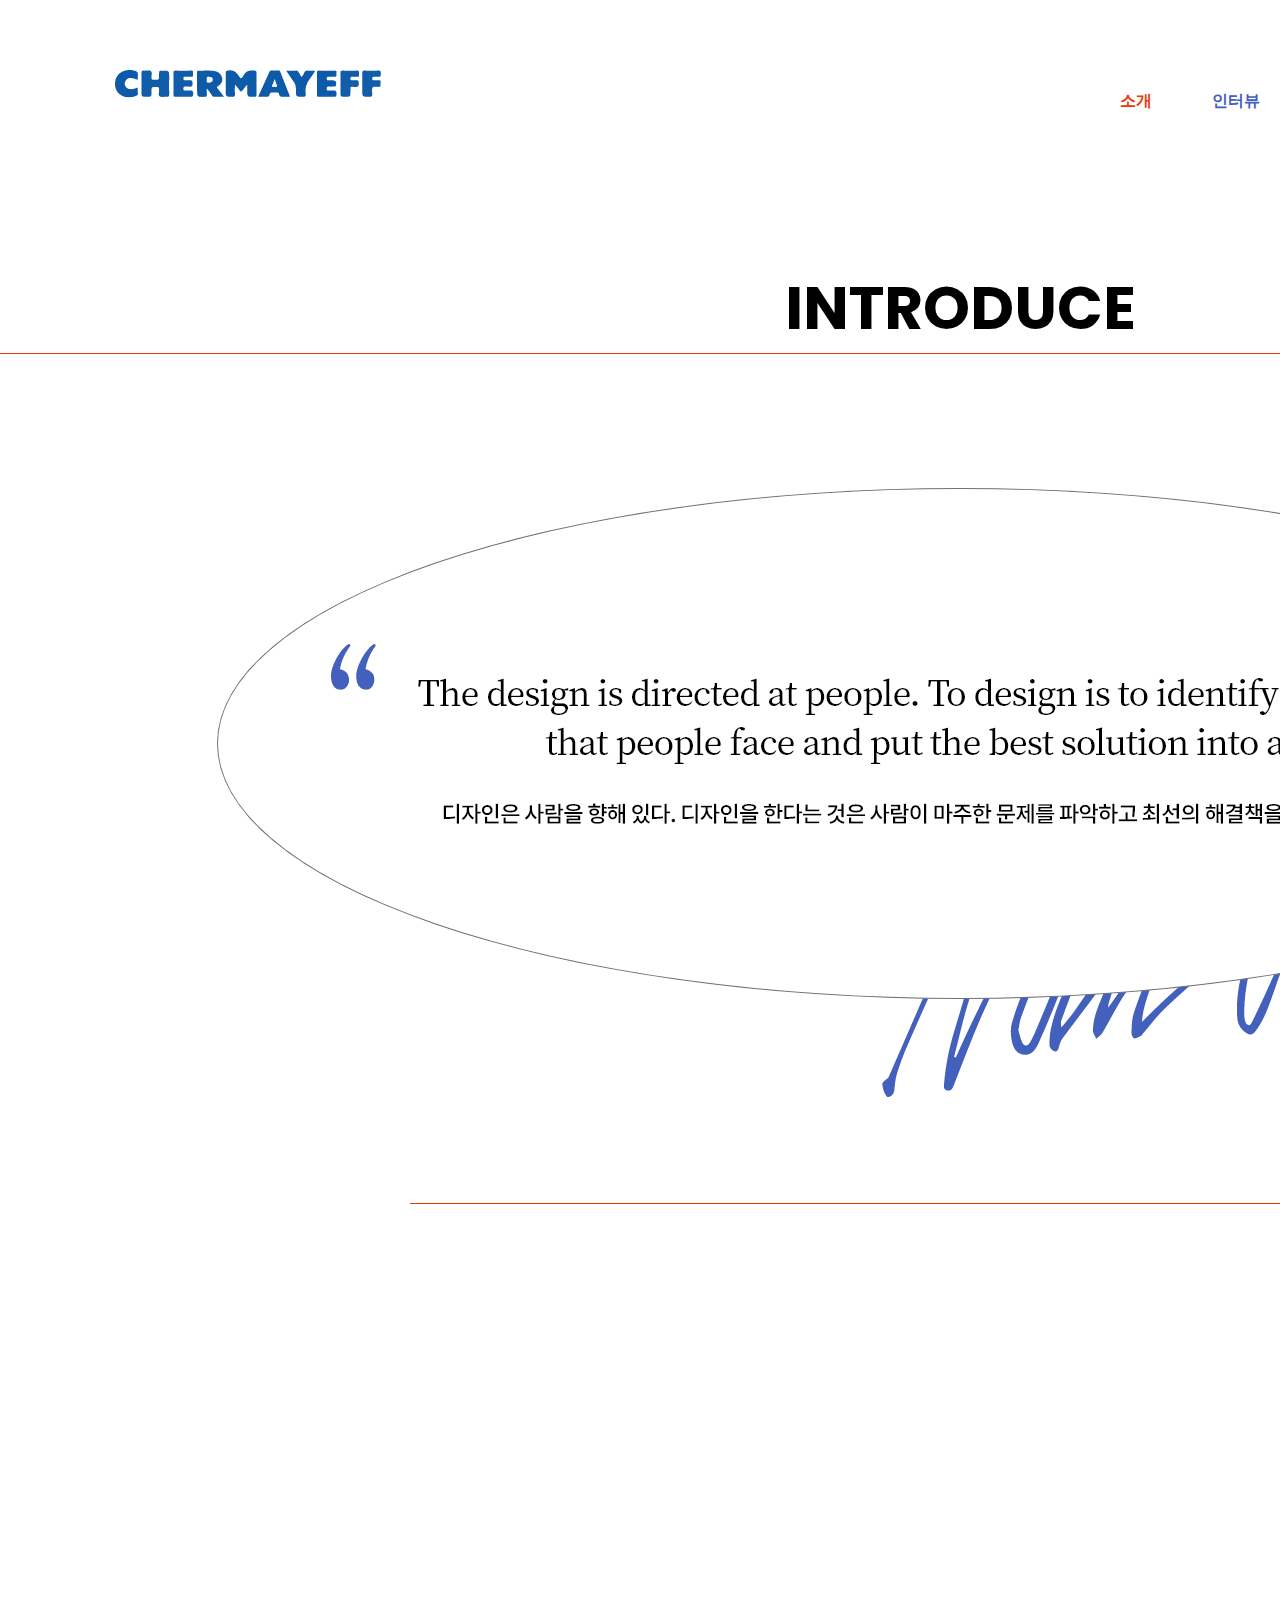
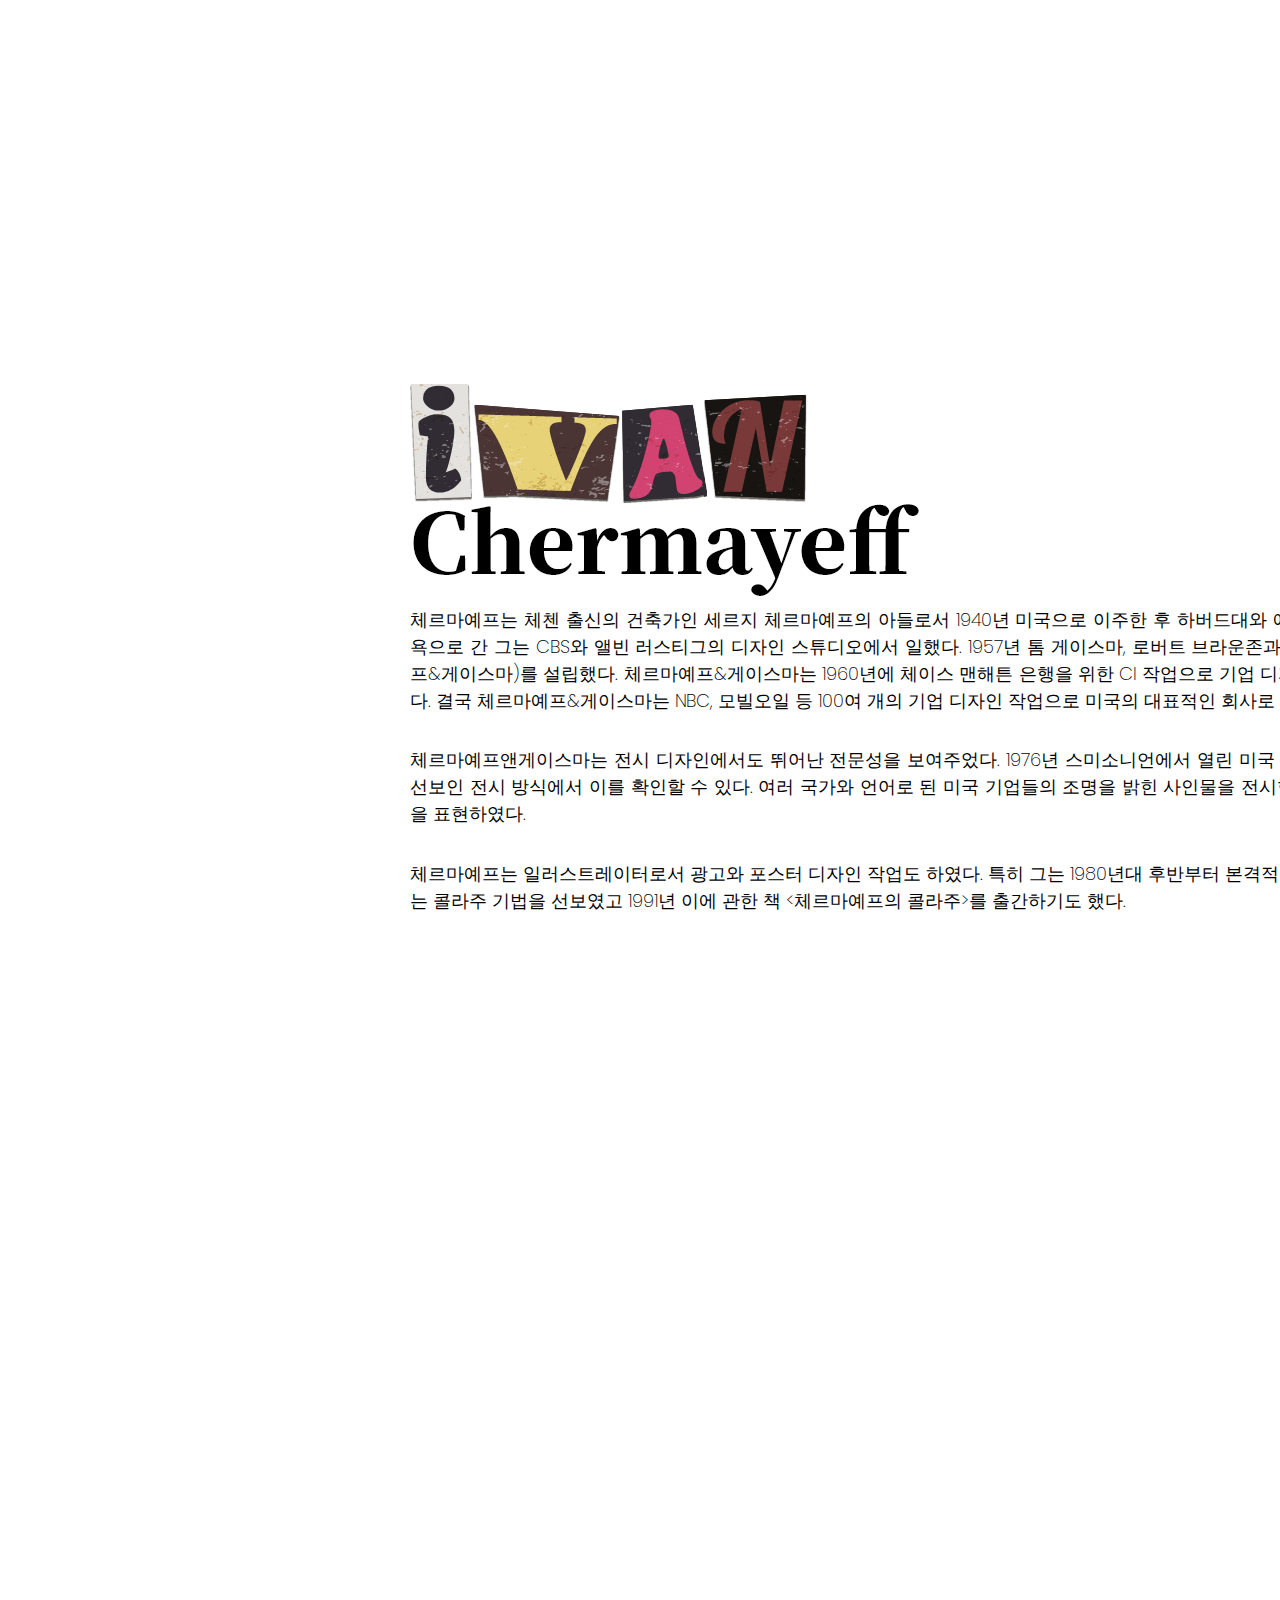
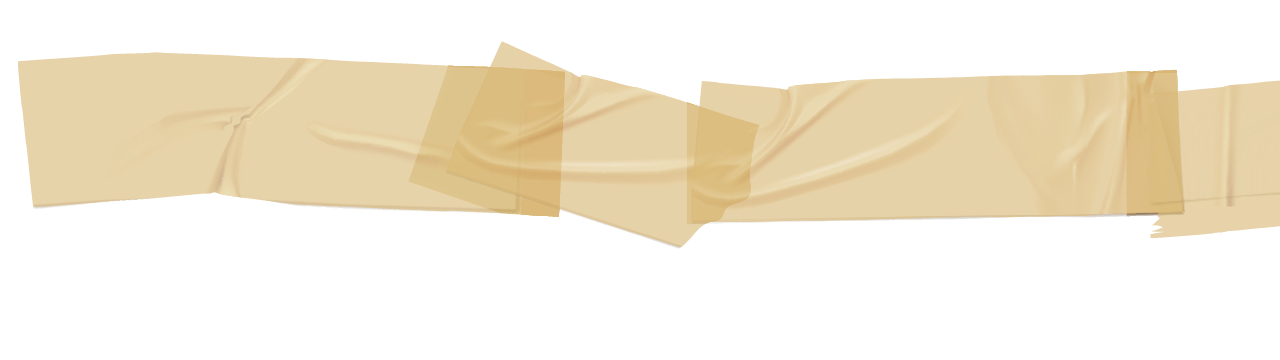
<file: sub1.html>
<!DOCTYPE html>
<html lang="ko">
<head>
    <meta charset="UTF-8">
    <meta name="viewport" content="width=device-width, initial-scale=1.0">
    <title>introduce</title>
    <link rel="stylesheet" href="stylesub1.css">
    <link rel="preconnect" href="https://fonts.googleapis.com">
    <link rel="preconnect" href="https://fonts.gstatic.com" crossorigin>
    <link href="https://fonts.googleapis.com/css2?family=Poppins:ital,wght@0,100;0,200;0,300;0,400;0,500;0,600;0,700;0,800;0,900;1,100;1,200;1,300;1,400;1,500;1,600;1,700;1,800;1,900&display=swap" rel="stylesheet">
    <link href="https://unpkg.com/aos@2.3.1/dist/aos.css" rel="stylesheet">
</head>
<body>
    <header></header>
    <nav>
        <a href="index.html">
            <img src="img/cher_logo.png">
        </a>
        <ul>
            <li><a href="sub1.html" style="color: #E83A05;">소개</a></li>
            <li><a href="sub2.html">인터뷰</a></li>
            <li><a href="sub3.html">콜라쥬</a></li>
            <li><a href="sub4.html">로고</a></li>
            <li><a href="sub5.html">그 외 작업물</a></li>
        </ul>
    </nav>

    <section>
        <h1>INTRODUCE</h1>
        <div class="introduce_1"><img src="img/introduce_1_1.png" alt=""> </div>
        <div class="line2"></div>
        <div class="introduce_2"><img src="img/introduce_2.png" alt=""></div>
        <div class="introduce_text">
            <div class="int_text1">체르마예프는 체첸 출신의 건축가인 세르지 체르마예프의 아들로서 1940년 미국으로 이주한 후 하버드대와 예일대 등에서 공부하였고, 뉴욕으로 간 그는 CBS와 앨빈 러스티그의 디자인 스튜디오에서 일했다. 1957년 톰 게이스마, 로버트 브라운존과 함께 디자인 회사 (체르마예프&게이스마)를 설립했다. 체르마예프&게이스마는 1960년에 체이스 맨해튼 은행을 위한 CI 작업으로 기업 디자인의 선두 그룹으로 부상했다. 결국 체르마예프&게이스마는 NBC, 모빌오일 등 100여 개의 기업 디자인 작업으로 미국의 대표적인 회사로 성장하였다.</div>
            <div class="int_text2">체르마예프앤게이스마는 전시 디자인에서도 뛰어난 전문성을 보여주었다. 1976년 스미소니언에서 열린 미국 건국 200주년 기념 축제에서 선보인 전시 방식에서 이를 확인할 수 있다. 여러 국가와 언어로 된 미국 기업들의 조명을 밝힌 사인물을 전시함으로써 세계 경제라는 개념을 표현하였다.</div>
            <div class="int_text3">체르마예프는 일러스트레이터로서 광고와 포스터 디자인 작업도 하였다. 특히 그는 1980년대 후반부터 본격적으로 색지를 찢거나 오려붙이는 콜라주 기법을 선보였고 1991년 이에 관한 책 <체르마예프의 콜라주>를 출간하기도 했다. </div>
        </div>
        </div>
    </section>
    <footer><img src="img/footer.png" alt=""></footer>

</body>
<script src="https://unpkg.com/aos@2.3.1/dist/aos.js"></script>
<script>
</script>
</html>
</file>
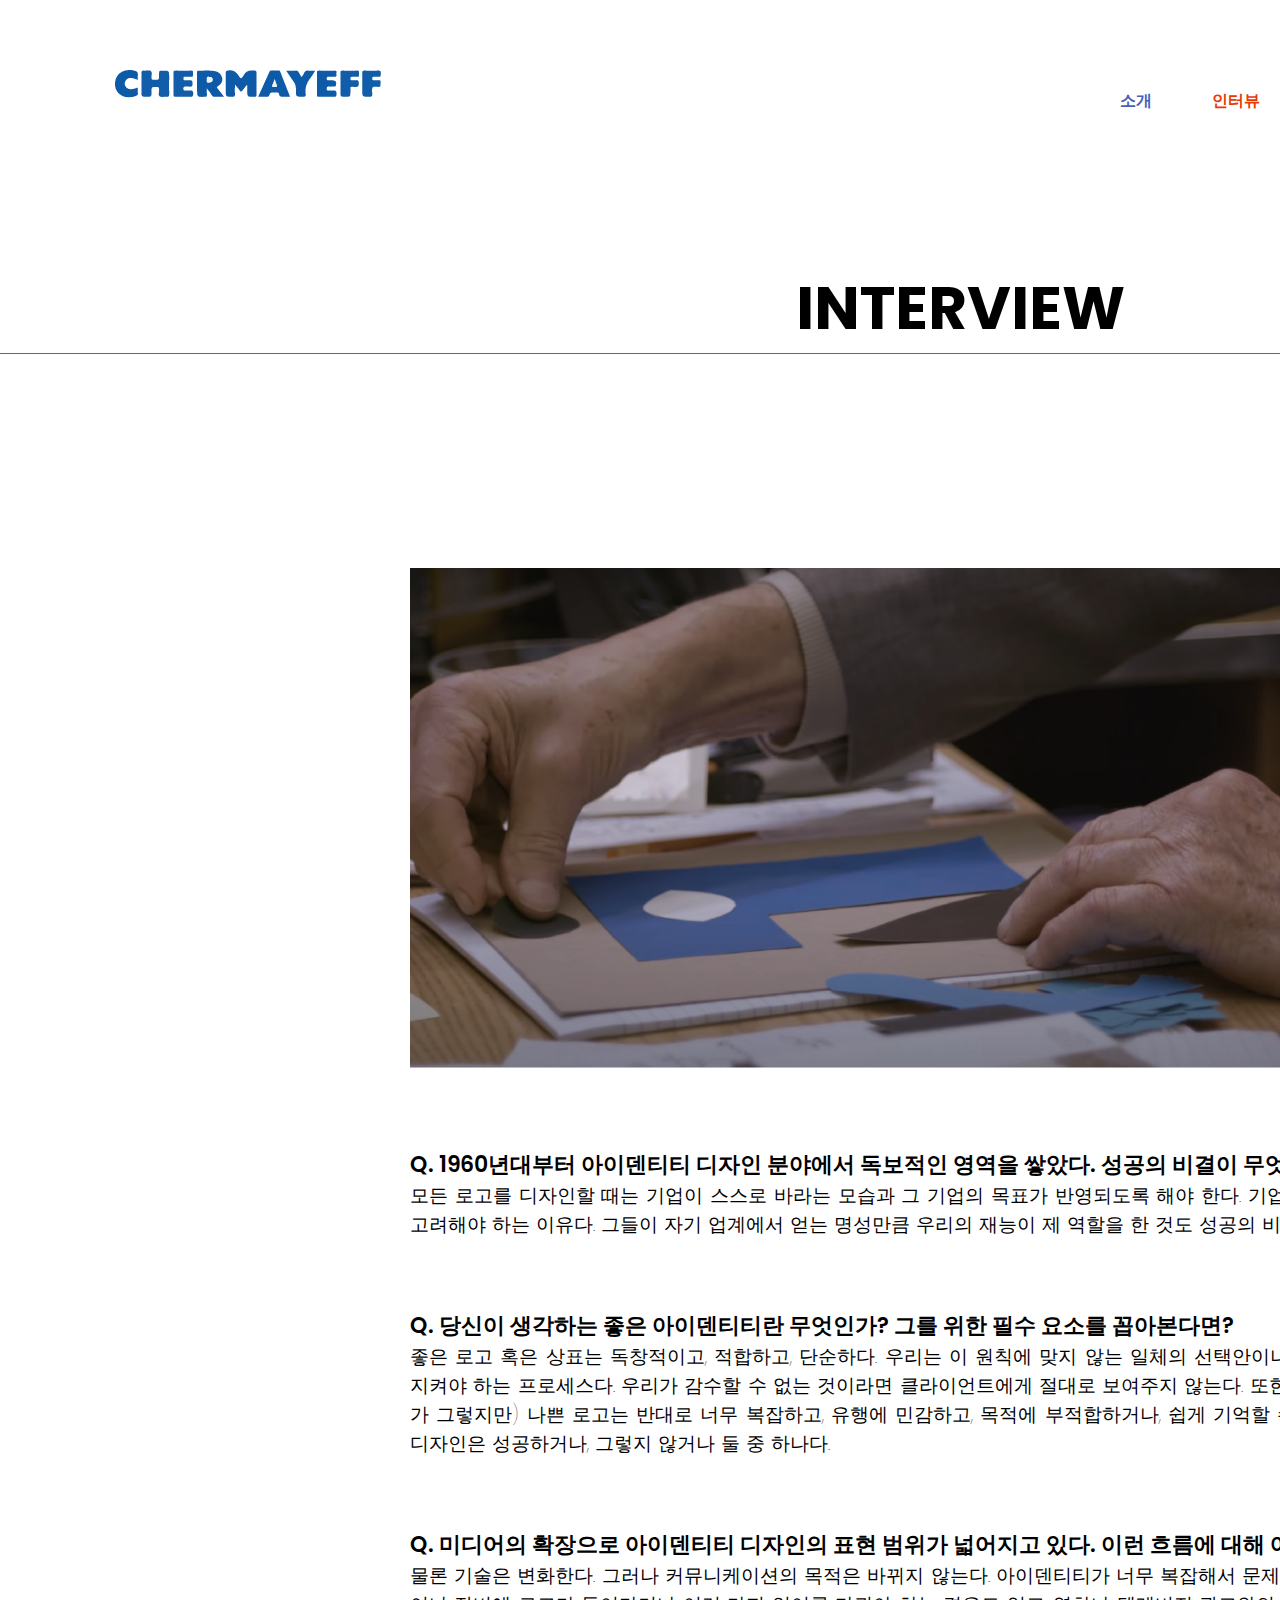
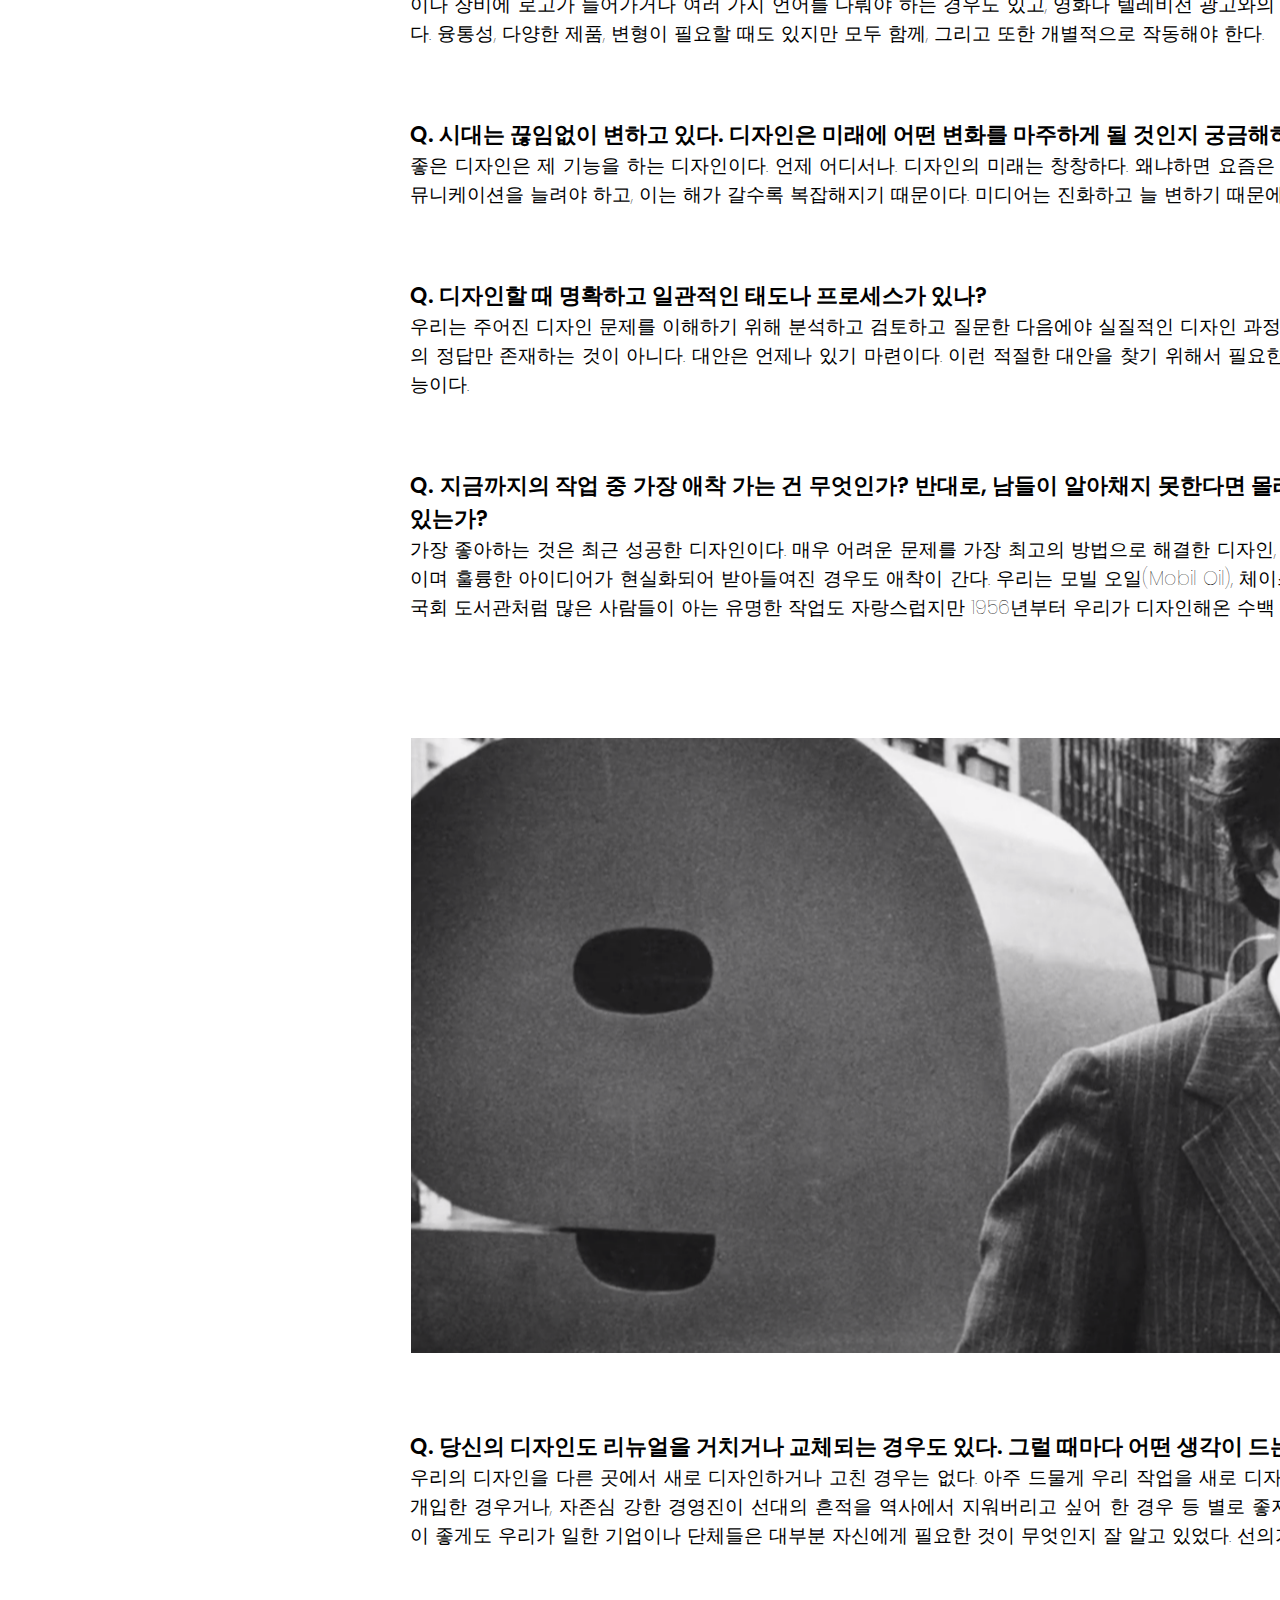
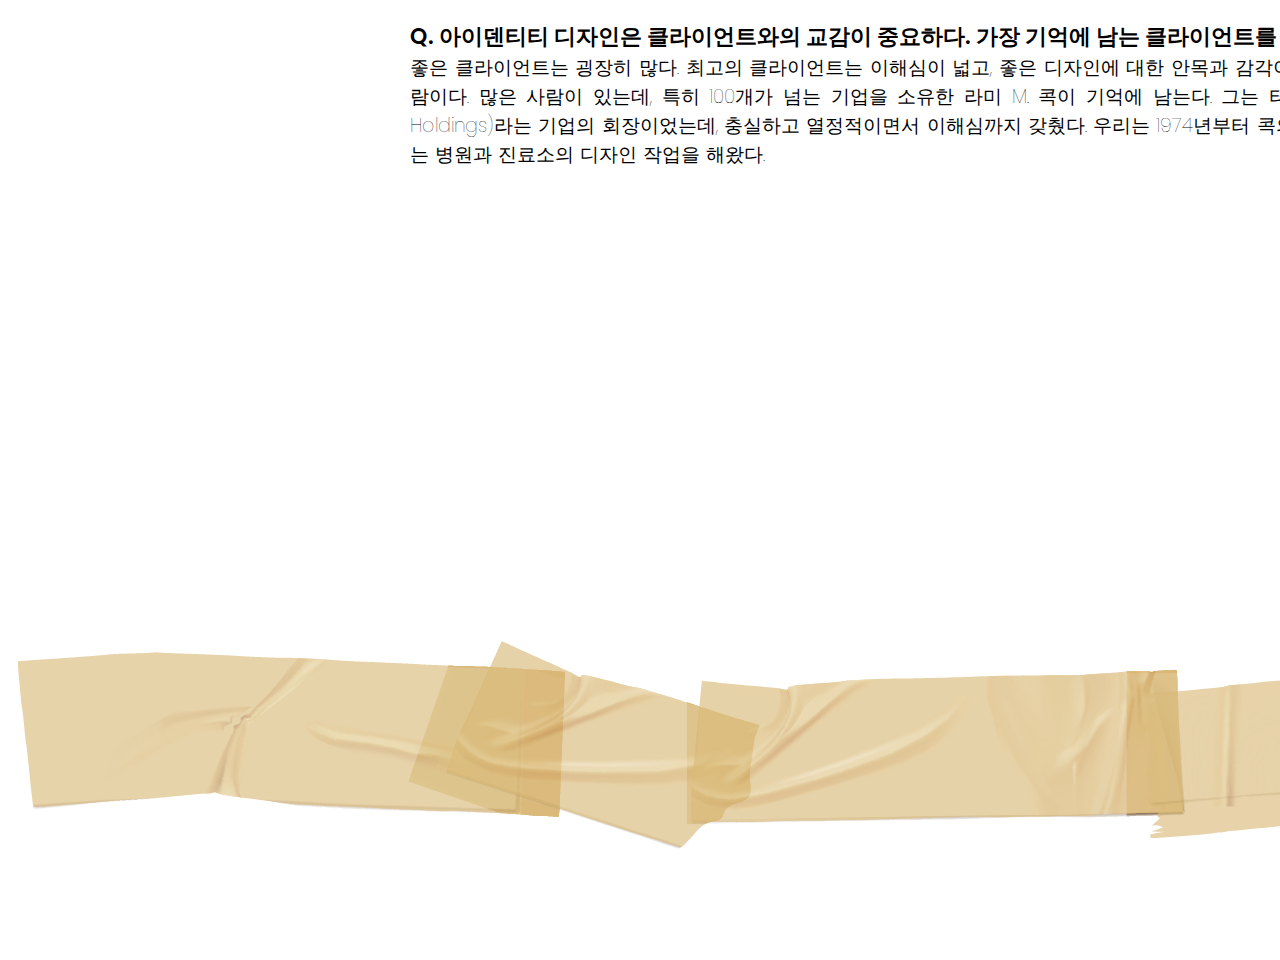
<file: sub2.html>
<!DOCTYPE html>
<html lang="ko">
    <head>
        <meta charset="UTF-8">
        <meta name="viewport" content="width=device-width, initial-scale=1.0">
        <title>interview</title>
        <link rel="stylesheet" href="stylesub2.css">
        <link rel="preconnect" href="https://fonts.googleapis.com">
        <link rel="preconnect" href="https://fonts.gstatic.com" crossorigin>
        <link href="https://fonts.googleapis.com/css2?family=Poppins:ital,wght@0,100;0,200;0,300;0,400;0,500;0,600;0,700;0,800;0,900;1,100;1,200;1,300;1,400;1,500;1,600;1,700;1,800;1,900&display=swap" rel="stylesheet">
        <link href="https://unpkg.com/aos@2.3.1/dist/aos.css" rel="stylesheet">
    </head>
    <body>
    <header></header>
    <nav>
        <a href="index.html">
            <img src="img/cher_logo.png">
        </a>
            <ul>
                <li><a href="sub1.html">소개</a></li>
                <li><a href="sub2.html" style="color: #E83A05;">인터뷰</a></li>
                <li><a href="sub3.html">콜라쥬</a></li>
                <li><a href="sub4.html">로고</a></li>
                <li><a href="sub5.html">그 외 작업물</a></li>
            </ul>
        </nav>
    
        <section>
            <h1>INTERVIEW</h1>
            <div class="interview_1"><img src="img/interview1.png" alt=""></div>
            <h2>Q. 1960년대부터 아이덴티티 디자인 분야에서 독보적인 영역을 쌓았다. 성공의 비결이 무엇이라고 생각하나?</h2>
            <h3>모든 로고를 디자인할 때는 기업이 스스로 바라는 모습과 그 기업의 목표가 반영되도록 해야 한다. 기업이 하는 일과 그 분야를 늘 고려해야 하는 이유다. 그들이 자기 업계에서 얻는 명성만큼 우리의 재능이 제 역할을 한 것도 성공의 비결일 테다.
            </h3>
            <h2>Q. 당신이 생각하는 좋은 아이덴티티란 무엇인가? 그를 위한 필수 요소를 꼽아본다면?</h2>
            <h3>좋은 로고 혹은 상표는 독창적이고, 적합하고, 단순하다. 우리는 이 원칙에 맞지 않는 일체의 선택안이나 방향은 제거한다. 이건 꼭 지켜야 하는 프로세스다. 우리가 감수할 수 없는 것이라면 클라이언트에게 절대로 보여주지 않는다. 또한 (사실 세상 대부분의 로고 가 그렇지만) 나쁜 로고는 반대로 너무 복잡하고, 유행에 민감하고, 목적에 부적합하거나, 쉽게 기억할 수 없는 경우다. 아이덴티티 디자인은 성공하거나, 그렇지 않거나 둘 중 하나다.</h3>
            <h2>Q. 미디어의 확장으로 아이덴티티 디자인의 표현 범위가 넓어지고 있다. 이런 흐름에 대해 어떻게 생각하나?</h2>
            <h3>물론 기술은 변화한다. 그러나 커뮤니케이션의 목적은 바뀌지 않는다. 아이덴티티가 너무 복잡해서 문제인 클라이언트가 많다. 매장이나 장비에 로고가 들어가거나 여러 가지 언어를 다뤄야 하는 경우도 있고, 영화나 텔레비전 광고와의 연결성이 문제인 경우도 있 다. 융통성, 다양한 제품, 변형이 필요할 때도 있지만 모두 함께, 그리고 또한 개별적으로 작동해야 한다.</h3>
            <h2>Q. 시대는 끊임없이 변하고 있다. 디자인은 미래에 어떤 변화를 마주하게 될 것인지 궁금해하는 사람이 많다.</h2>
            <h3>좋은 디자인은 제 기능을 하는 디자인이다. 언제 어디서나. 디자인의 미래는 창창하다. 왜냐하면 요즘은 어떤 사업이나 조직이든 커뮤니케이션을 늘려야 하고, 이는 해가 갈수록 복잡해지기 때문이다. 미디어는 진화하고 늘 변하기 때문에 변화는 피할 수 없다.</h3>
            <h2>Q. 디자인할 때 명확하고 일관적인 태도나 프로세스가 있나?</h2>
            <h3>우리는 주어진 디자인 문제를 이해하기 위해 분석하고 검토하고 질문한 다음에야 실질적인 디자인 과정을 진행한다. 디자인에 하나의 정답만 존재하는 것이 아니다. 대안은 언제나 있기 마련이다. 이런 적절한 대안을 찾기 위해서 필요한 게 감각과 지성, 그리고 재 능이다.</h3>
            <h2>Q. 지금까지의 작업 중 가장 애착 가는 건 무엇인가? 반대로, 남들이 알아채지 못한다면 몰래 수정하고 싶은 작업이 있는가?</h2>
            <h3>가장 좋아하는 것은 최근 성공한 디자인이다. 매우 어려운 문제를 가장 최고의 방법으로 해결한 디자인, 진정으로 의미 있고 독창적이며 훌륭한 아이디어가 현실화되어 받아들여진 경우도 애착이 간다. 우리는 모빌 오일(Mobil Oil), 체이스 은행(Chase Bank), 미국  국회 도서관처럼 많은 사람들이 아는 유명한 작업도 자랑스럽지만 1956년부터 우리가 디자인해온 수백 가지 작업 또한 만족스럽다.</h3>
            <div class="interview_2"><img src="img/interview2.png" alt=""></div>
            <h2>Q. 당신의 디자인도 리뉴얼을 거치거나 교체되는 경우도 있다. 그럴 때마다 어떤 생각이 드는가?</h2>
            <h3>우리의 디자인을 다른 곳에서 새로 디자인하거나 고친 경우는 없다. 아주 드물게 우리 작업을 새로 디자인한 것은 광고 에이전시가 개입한 경우거나, 자존심 강한 경영진이 선대의 흔적을 역사에서 지워버리고 싶어 한 경우 등 별로 좋지 않은 이유 때문이었다. 운 이 좋게도 우리가 일한 기업이나 단체들은 대부분 자신에게 필요한 것이 무엇인지 잘 알고 있었다. 선의가 있는 경우가 많았다.</h3>
            <h2>Q. 아이덴티티 디자인은 클라이언트와의 교감이 중요하다. 가장 기억에 남는 클라이언트를 꼽는다면?</h2>
            <h3>좋은 클라이언트는 굉장히 많다. 최고의 클라이언트는 이해심이 넓고, 좋은 디자인에 대한 안목과 감각이 있으며, 이를 존중하는 사람이다. 많은 사람이 있는데, 특히 100개가 넘는 기업을 소유한 라미 M. 콕이 기억에 남는다. 그는 터키에 있는 콕 홀딩스(Koç  Holdings)라는 기업의 회장이었는데, 충실하고 열정적이면서 이해심까지 갖췄다. 우리는 1974년부터 콕의 여러 회사와 그가 후원하는 병원과 진료소의 디자인 작업을 해왔다.</h3>
        </section>
        <footer><img src="img/footer.png" alt=""></footer>
    </body>
</html>
</file>
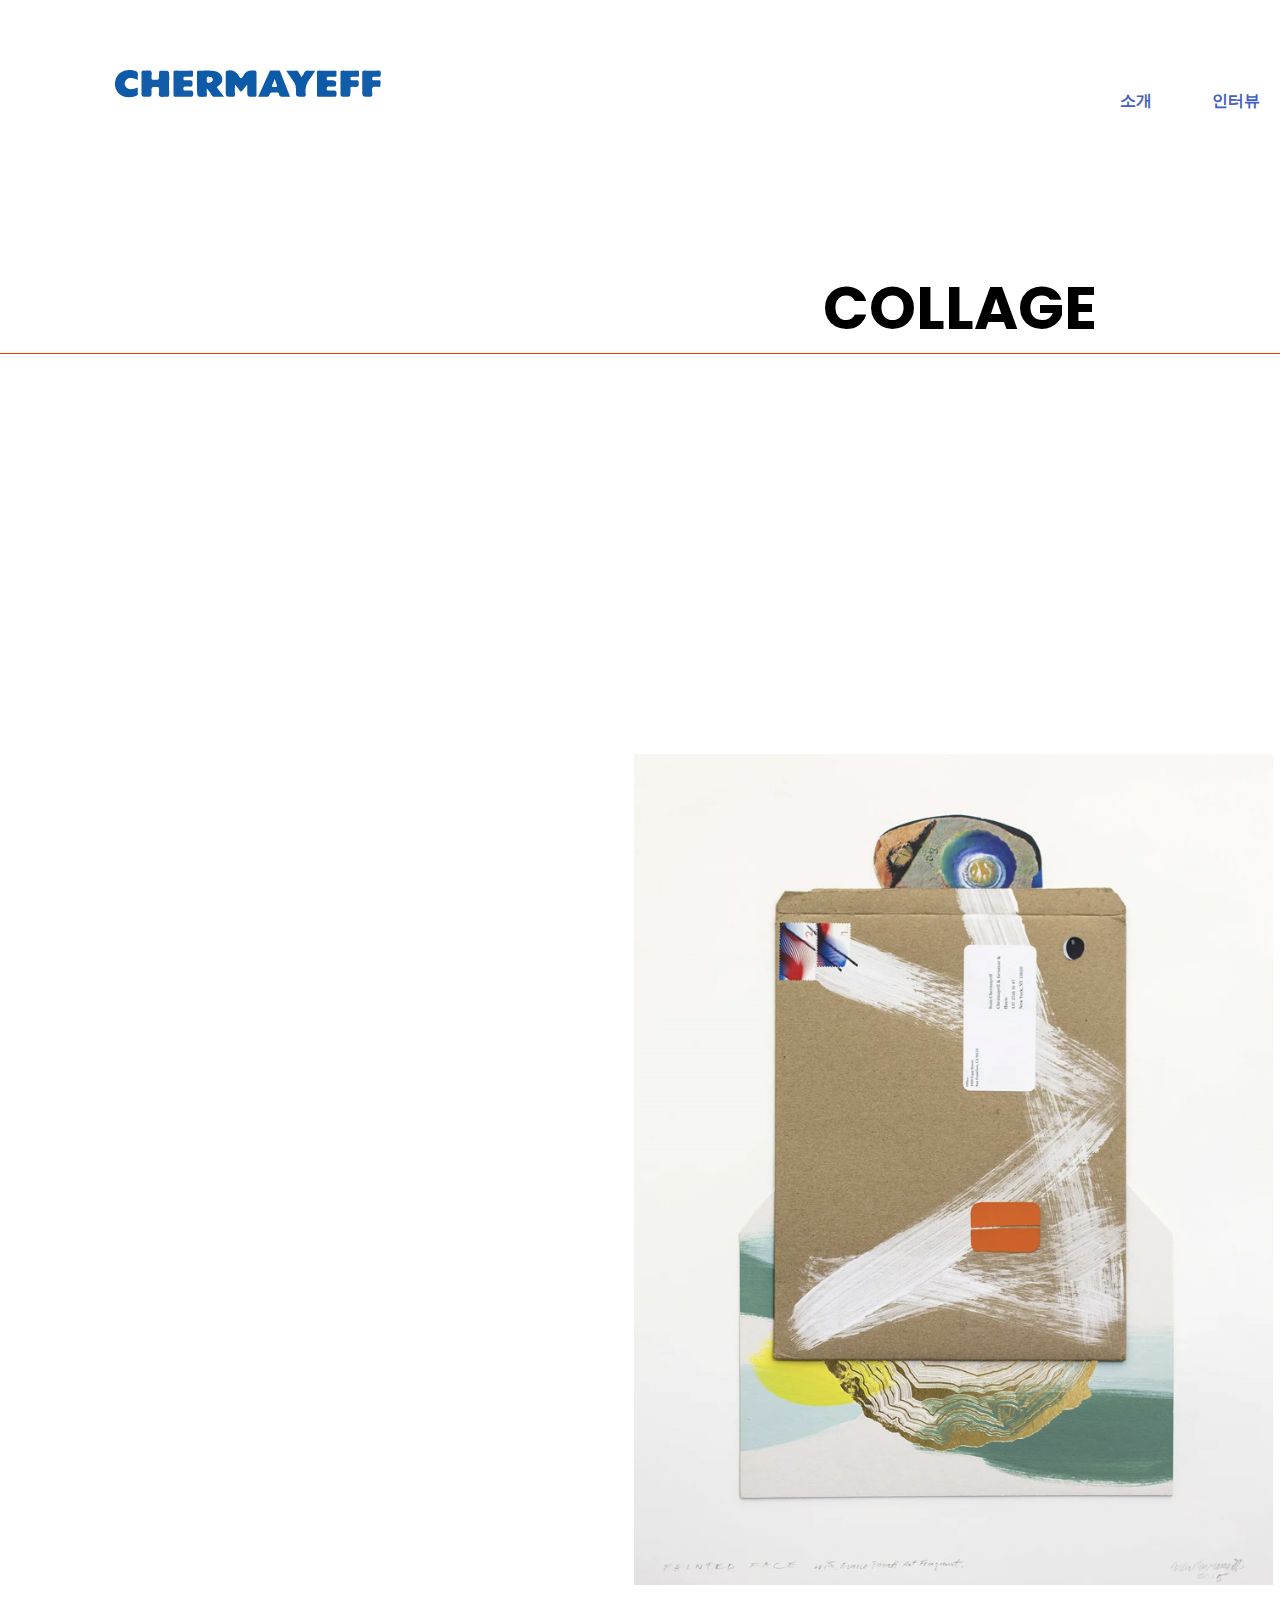
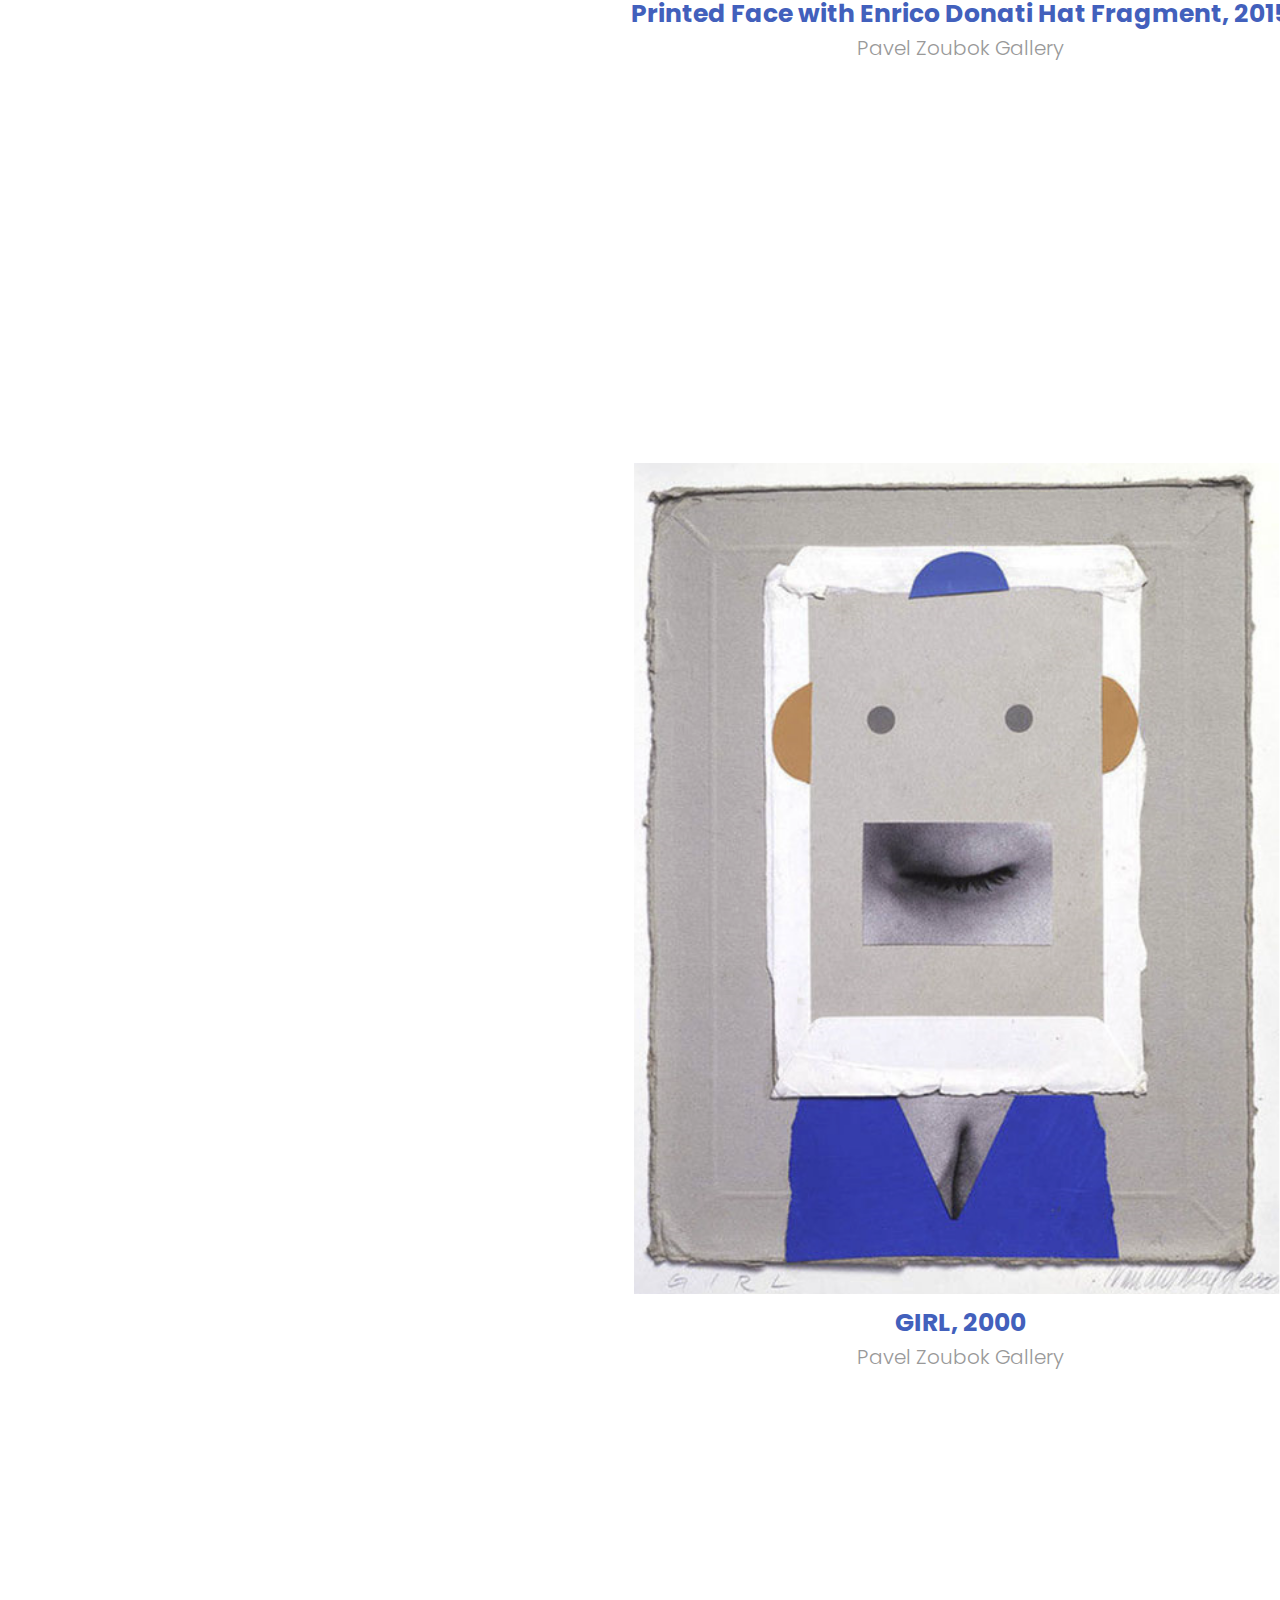
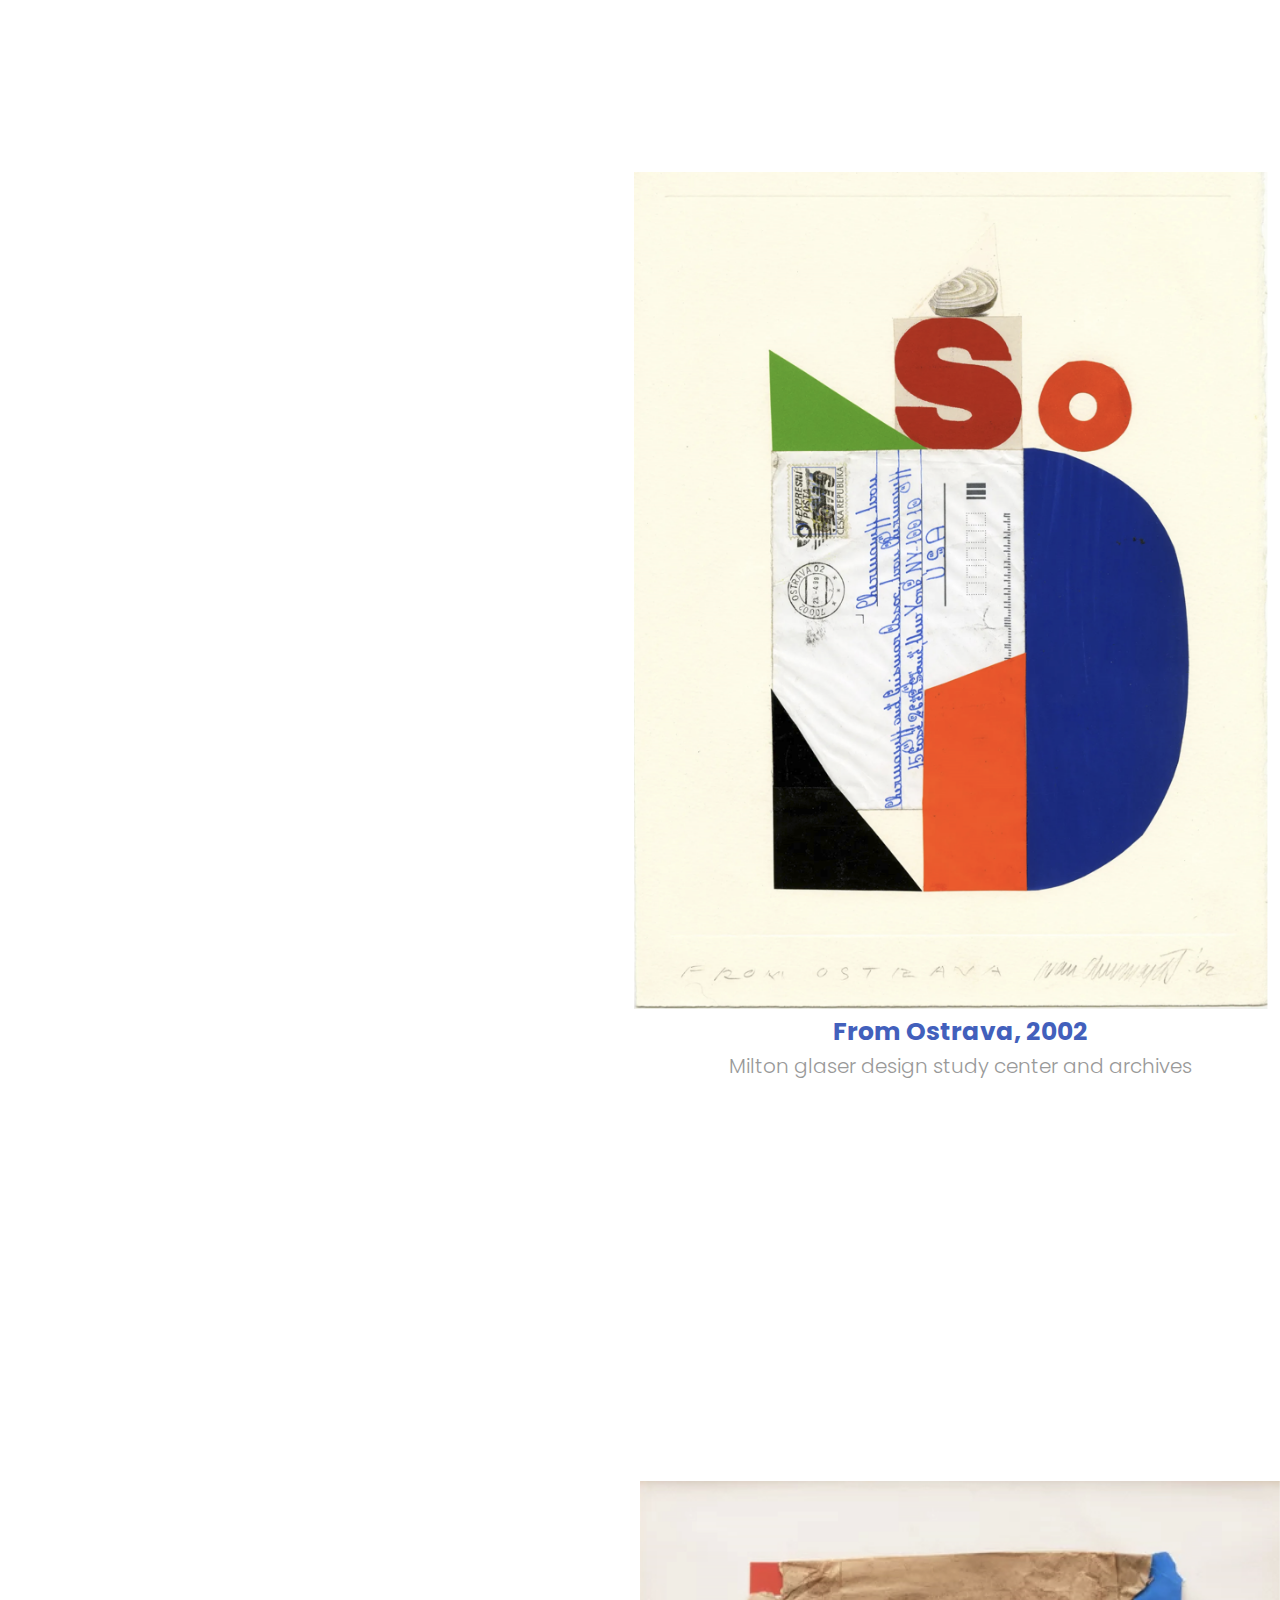
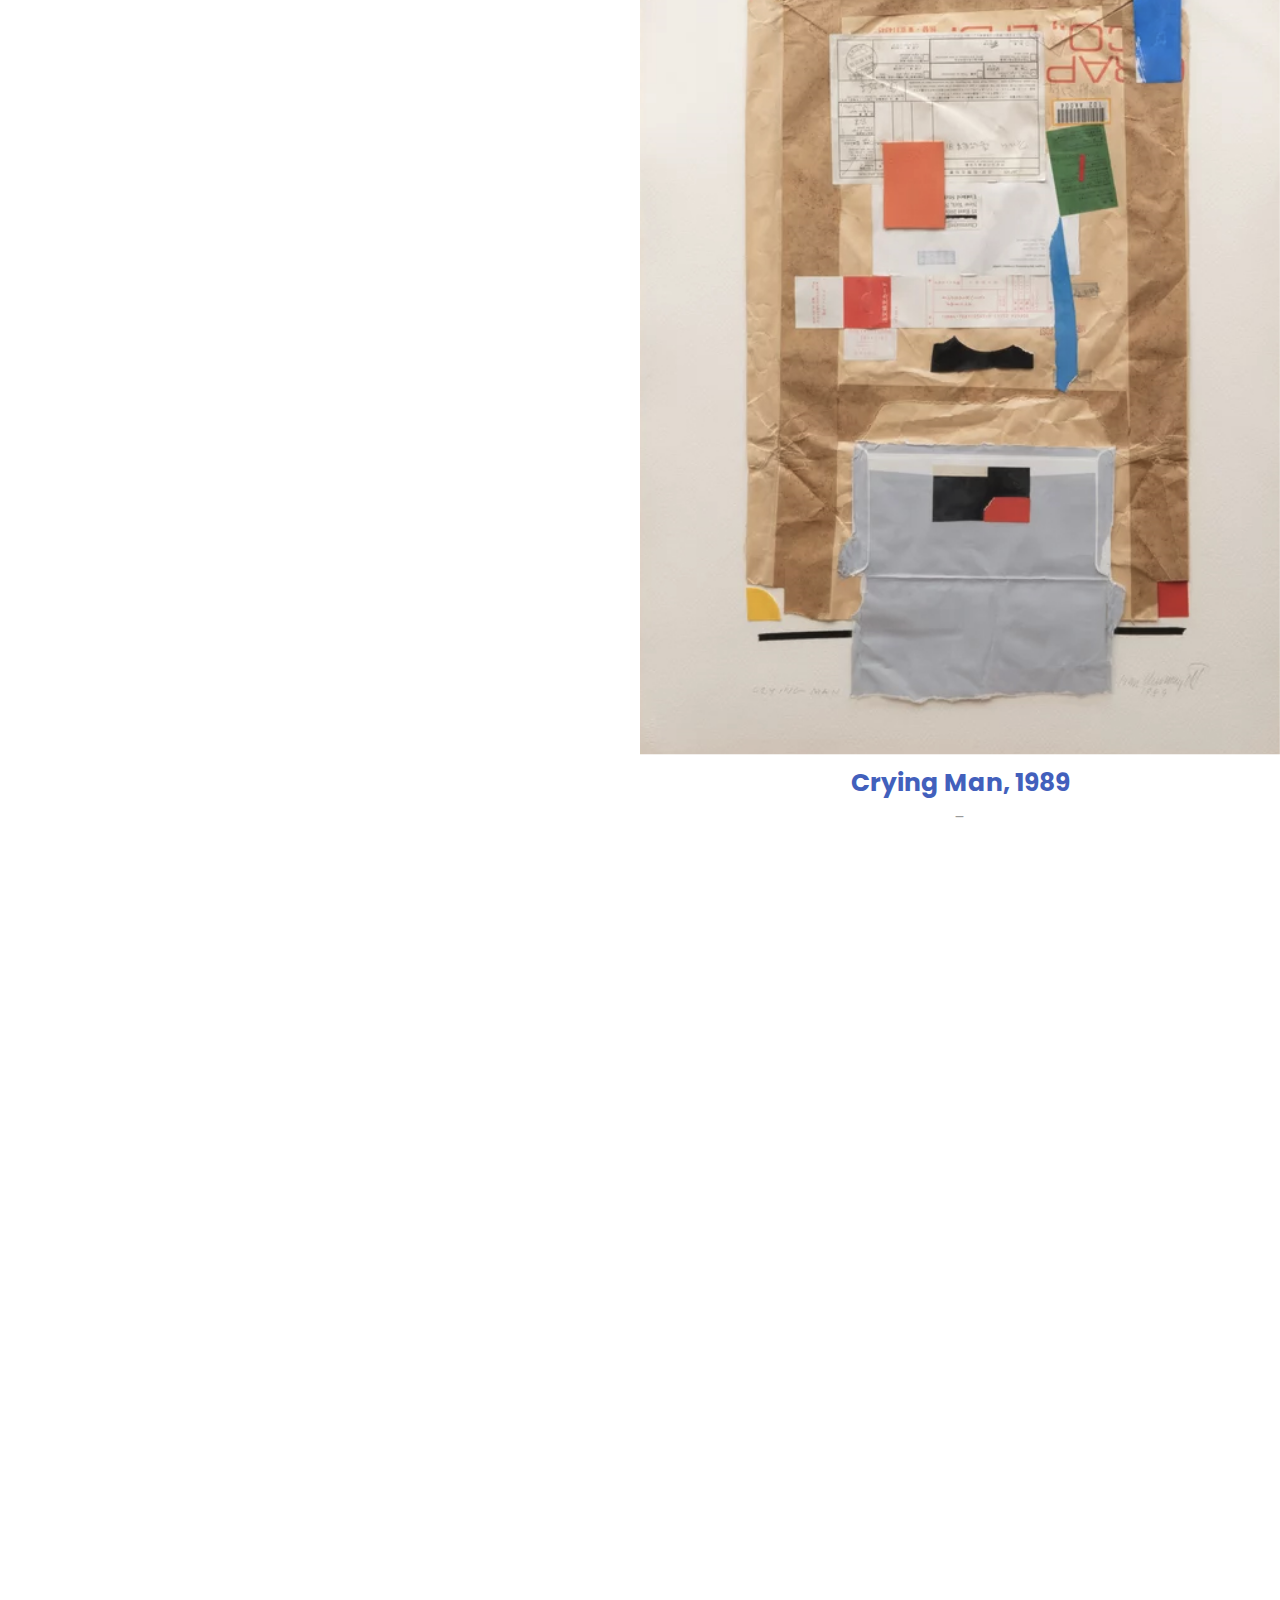
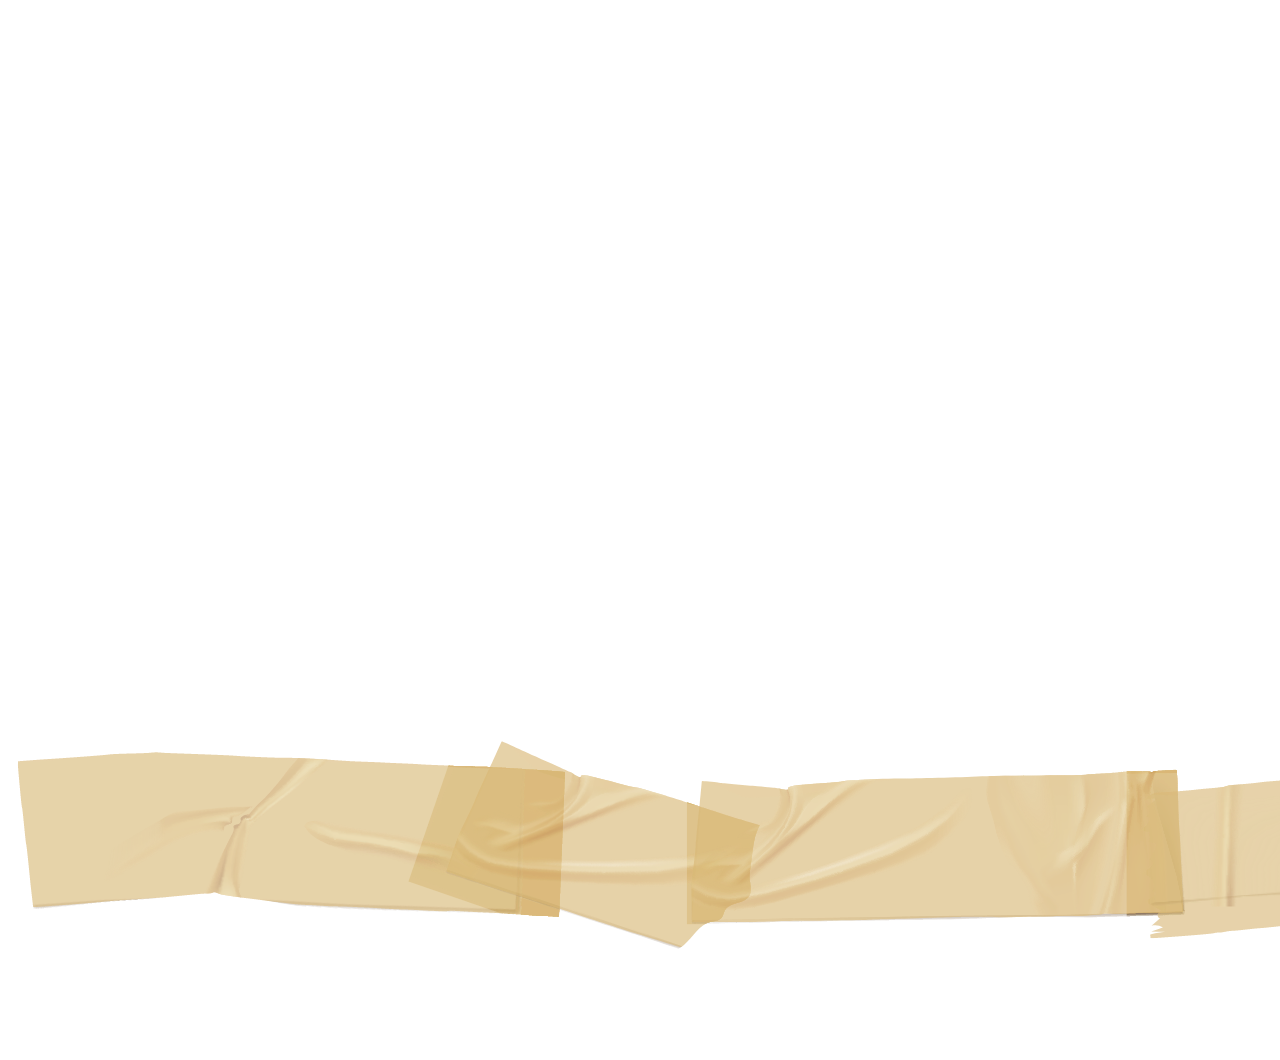
<file: sub3.html>
<!DOCTYPE html>
<html lang="ko">
    <head>
        <meta charset="UTF-8">
        <meta name="viewport" content="width=device-width, initial-scale=1.0">
        <title>collage</title>
        <link rel="stylesheet" href="stylesub3.css">
        <link rel="preconnect" href="https://fonts.googleapis.com">
        <link rel="preconnect" href="https://fonts.gstatic.com" crossorigin>
        <link href="https://fonts.googleapis.com/css2?family=Poppins:ital,wght@0,100;0,200;0,300;0,400;0,500;0,600;0,700;0,800;0,900;1,100;1,200;1,300;1,400;1,500;1,600;1,700;1,800;1,900&display=swap" rel="stylesheet">
        <link href="https://unpkg.com/aos@2.3.1/dist/aos.css" rel="stylesheet">
    </head>
    <body>
        <header></header>
        <nav>
            <a href="index.html">
                <img src="img/cher_logo.png">
            </a>
            <ul>
                <li><a href="sub1.html">소개</a></li>
                <li><a href="sub2.html">인터뷰</a></li>
                <li><a href="sub3.html"style="color: #E83A05;">콜라쥬</a></li>
                <li><a href="sub4.html">로고</a></li>
                <li><a href="sub5.html">그 외 작업물</a></li>
            </ul>
        </nav>

        <section>
            <h1>COLLAGE</h1>
            <div class="col1"><img src="img/col_12.png" alt=""></div>
            <h2>Printed Face with Enrico Donati Hat Fragment, 2015</h2>
            <h3>Pavel Zoubok Gallery</h3>
            <div class="col2"><img src="img/col_22.png" alt=""></div>
            <h2>GIRL, 2000</h2>
            <h3>Pavel Zoubok Gallery</h3>
            <div class="col3"><img src="img/col_32.png" alt=""></div>
            <h2>From Ostrava, 2002</h2>
            <h3>Milton glaser design study center and archives</h3>
            <div class="col4"><img src="img/col_42.png" alt=""></div>
            <h2>Crying Man, 1989</h2>
            <h3>-</h3>
        </section>
        <footer><img src="img/footer.png" alt=""></footer>
    </body>
</html>
</file>
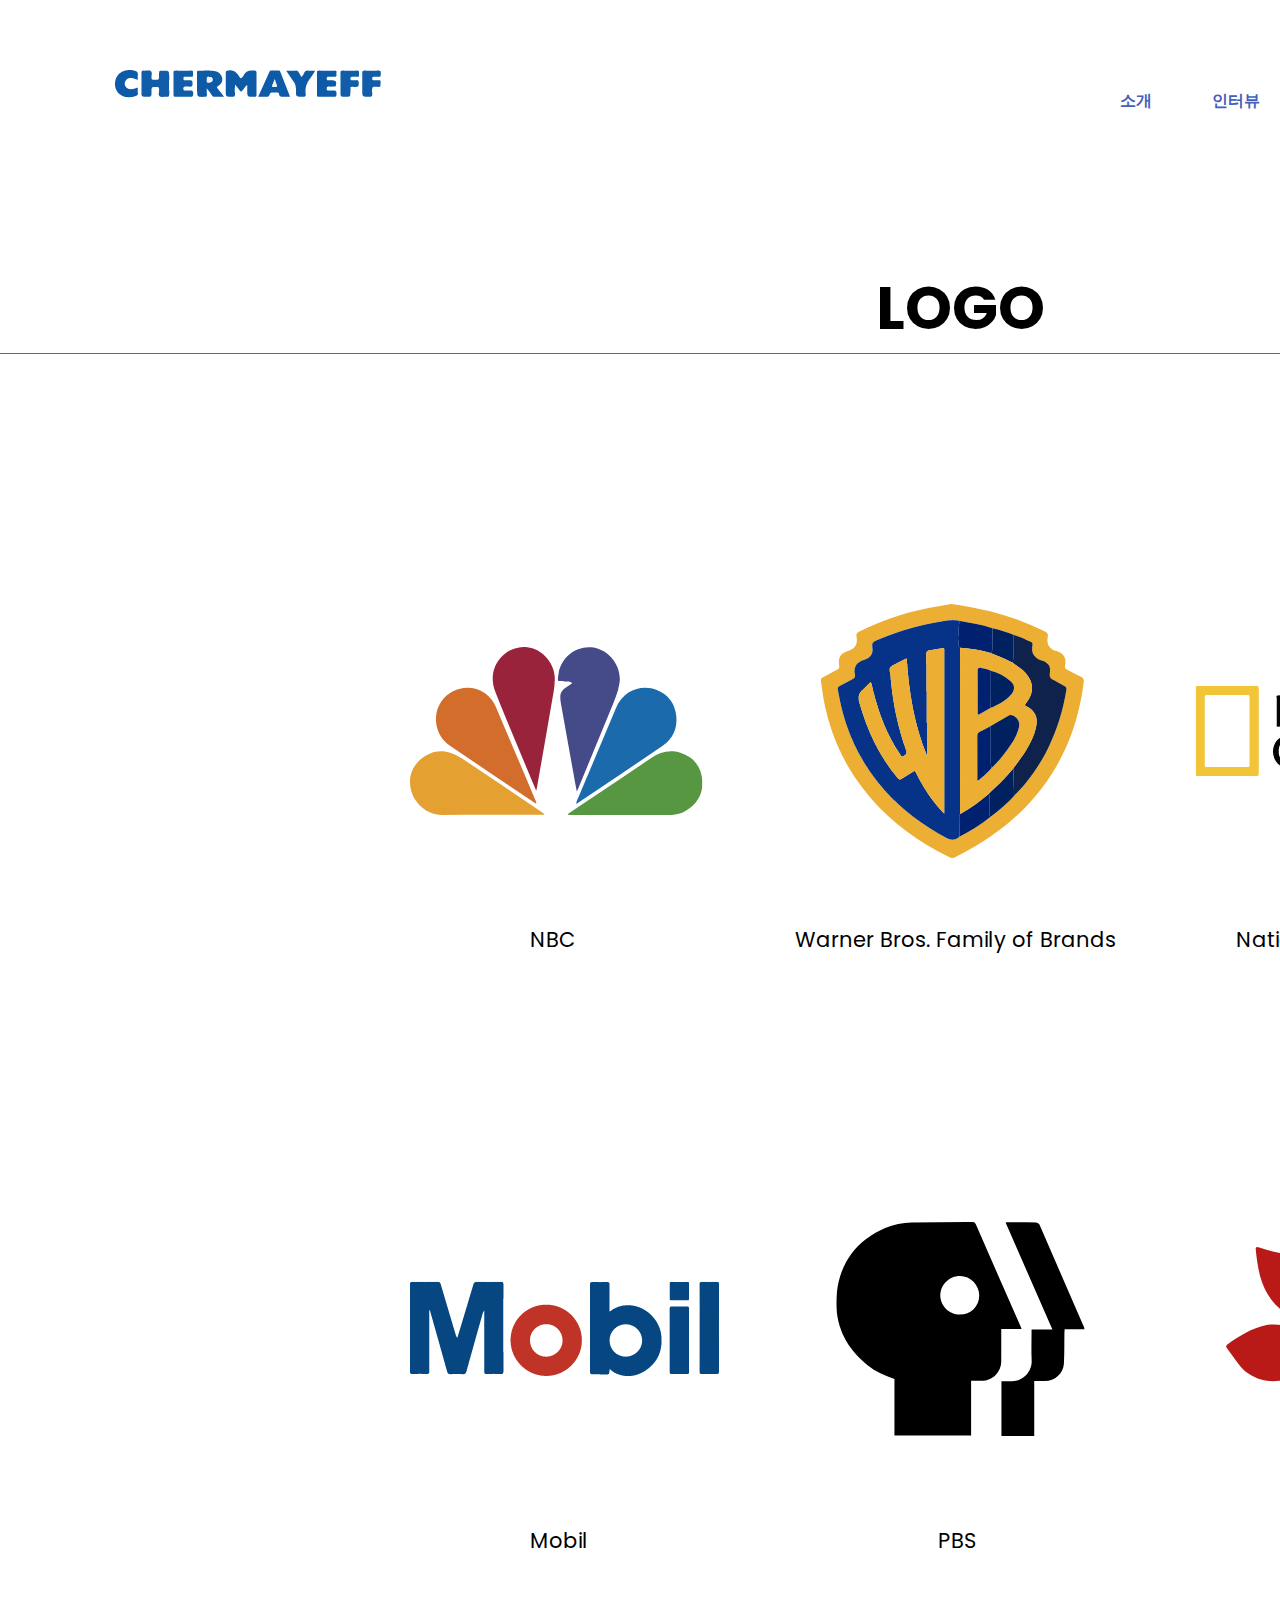
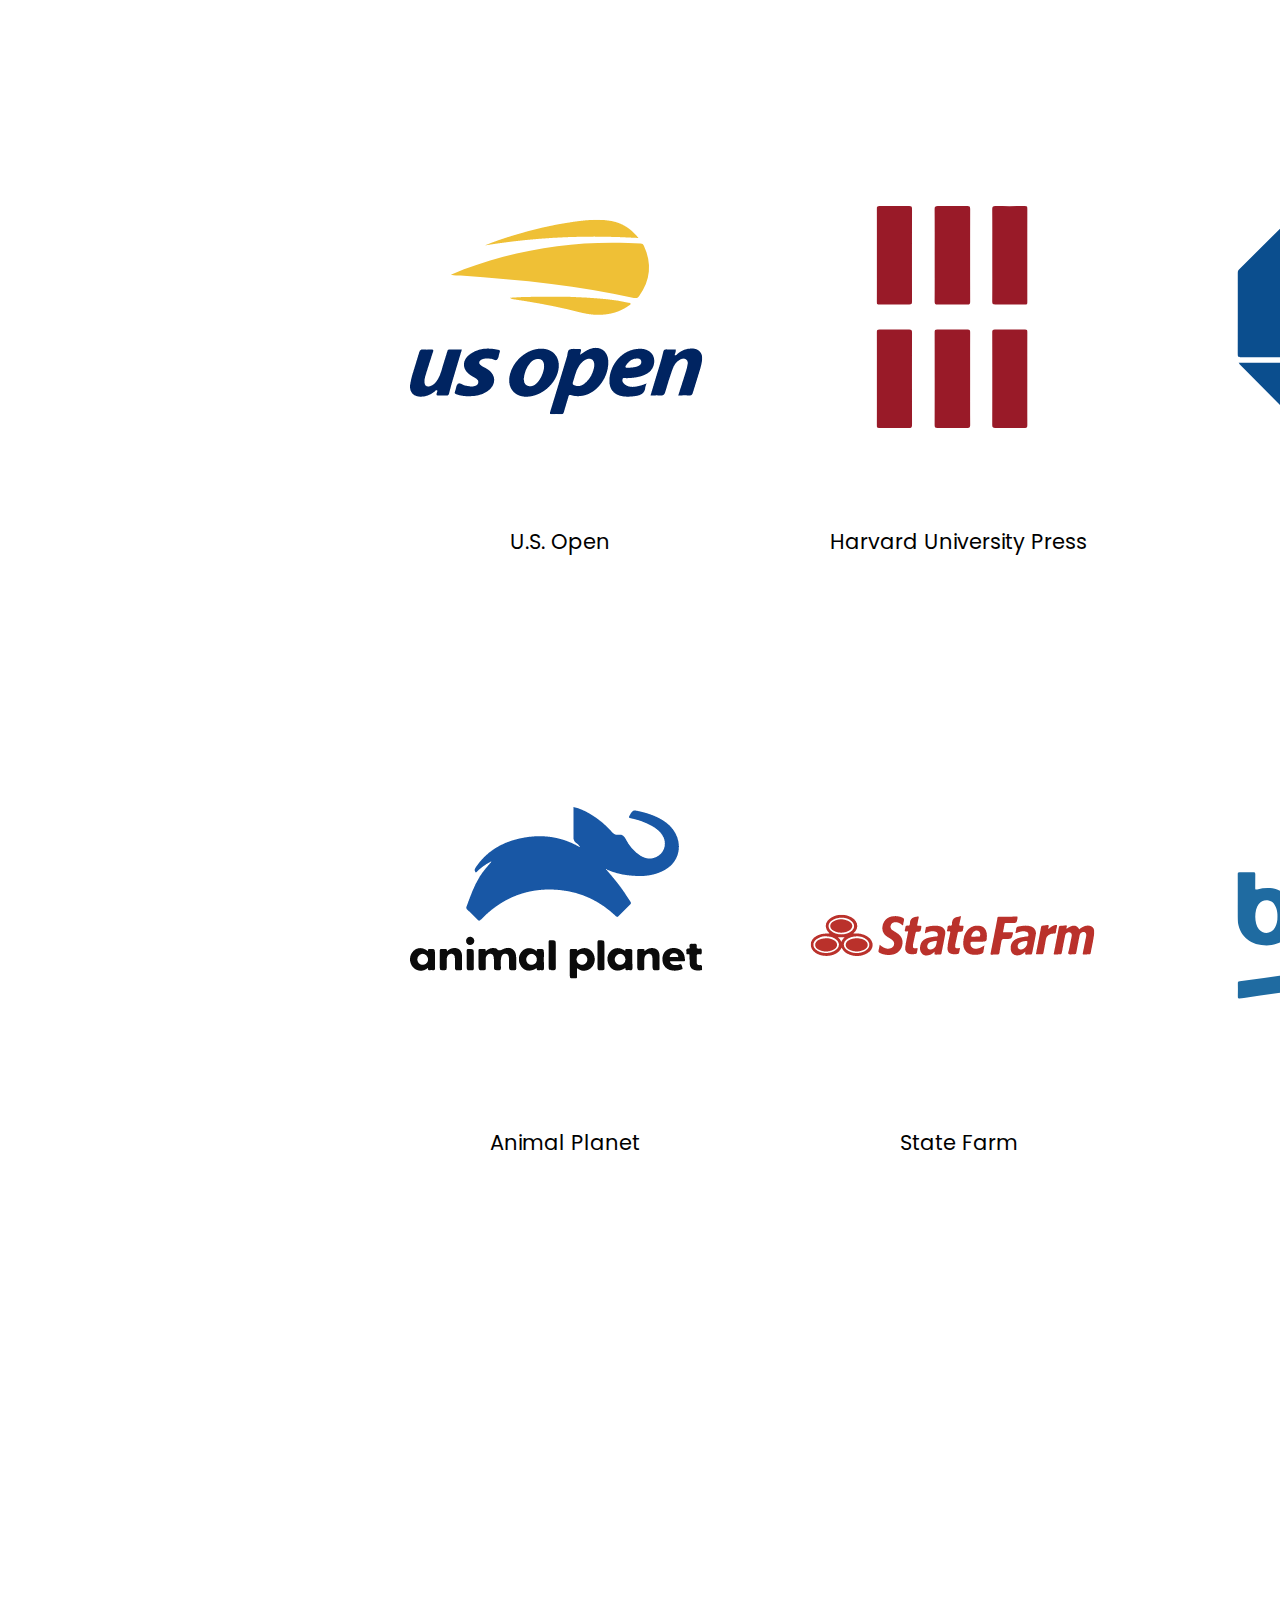
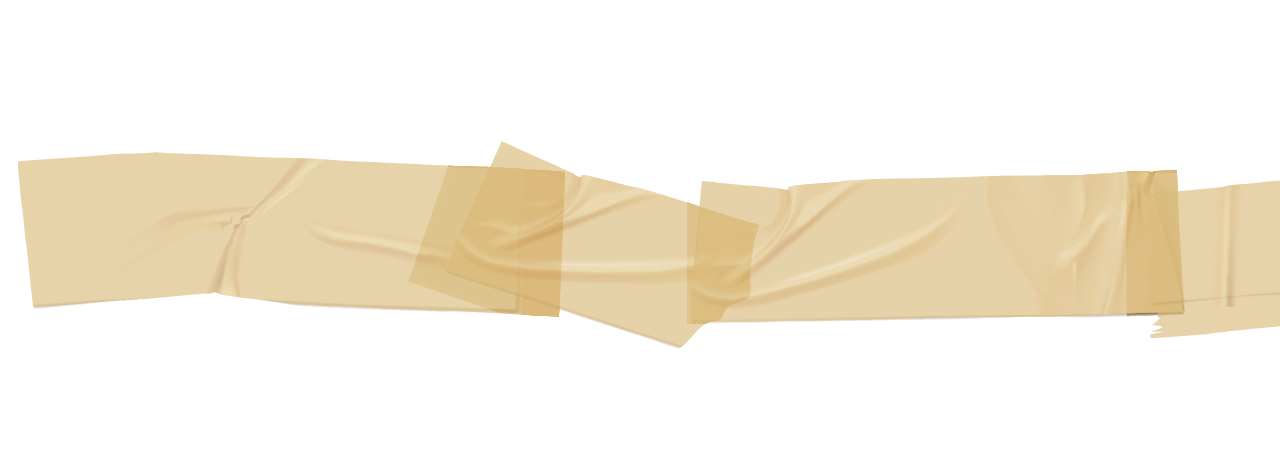
<file: sub4.html>
<!DOCTYPE html>
<html lang="ko">
    <head>
        <meta charset="UTF-8">
        <meta name="viewport" content="width=device-width, initial-scale=1.0">
        <title>interview</title>
        <link rel="stylesheet" href="stylesub4.css">
        <link rel="preconnect" href="https://fonts.googleapis.com">
        <link rel="preconnect" href="https://fonts.gstatic.com" crossorigin>
        <link href="https://fonts.googleapis.com/css2?family=Poppins:ital,wght@0,100;0,200;0,300;0,400;0,500;0,600;0,700;0,800;0,900;1,100;1,200;1,300;1,400;1,500;1,600;1,700;1,800;1,900&display=swap" rel="stylesheet">
        <link href="https://unpkg.com/aos@2.3.1/dist/aos.css" rel="stylesheet">
    </head>
    <body>
        <header></header>
        <nav>
            <a href="index.html">
                <img src="img/cher_logo.png">
            </a>
            <ul>
                <li><a href="sub1.html">소개</a></li>
                <li><a href="sub2.html">인터뷰</a></li>
                <li><a href="sub3.html">콜라쥬</a></li>
                <li><a href="sub4.html"style="color: #E83A05;">로고</a></li>
                <li><a href="sub5.html">그 외 작업물</a></li>
            </ul>
        </nav>

        <section>
            <h1>LOGO</h1>
            <div class="logo1"><img src="img/logo1.png" alt=""></div>
            <div class="wrap">
                <div class="lo1">NBC</div>
                <div class="lo2">Warner Bros. Family of Brands</div>
                <div class="lo3">National Geographic</div> 
            </div>
            <div class="logo1"><img src="img/logo2.png" alt=""></div>
            <div class="wrap">
                <div class="lo4">Mobil</div>
                <div class="lo5">PBS</div>
                <div class="lo6">Shinsegae</div> 
            </div>
            <div class="logo1"><img src="img/logo3.png" alt=""></div>
            <div class="wrap">
                <div class="lo7"> U.S. Open </div>
                <div class="lo8">Harvard University Press</div>
                <div class="lo9">Chase Bank</div> 
            </div>
            <div class="logo1"><img src="img/logo4.png" alt=""></div>
            <div class="wrap">
                <div class="lo10">Animal Planet</div>
                <div class="lo11">State Farm</div>
                <div class="lo12">Chase Bank</div> 
            </div>
        </section>
        <footer><img src="img/footer.png" alt=""></footer>
    </body>
</html>
</file>
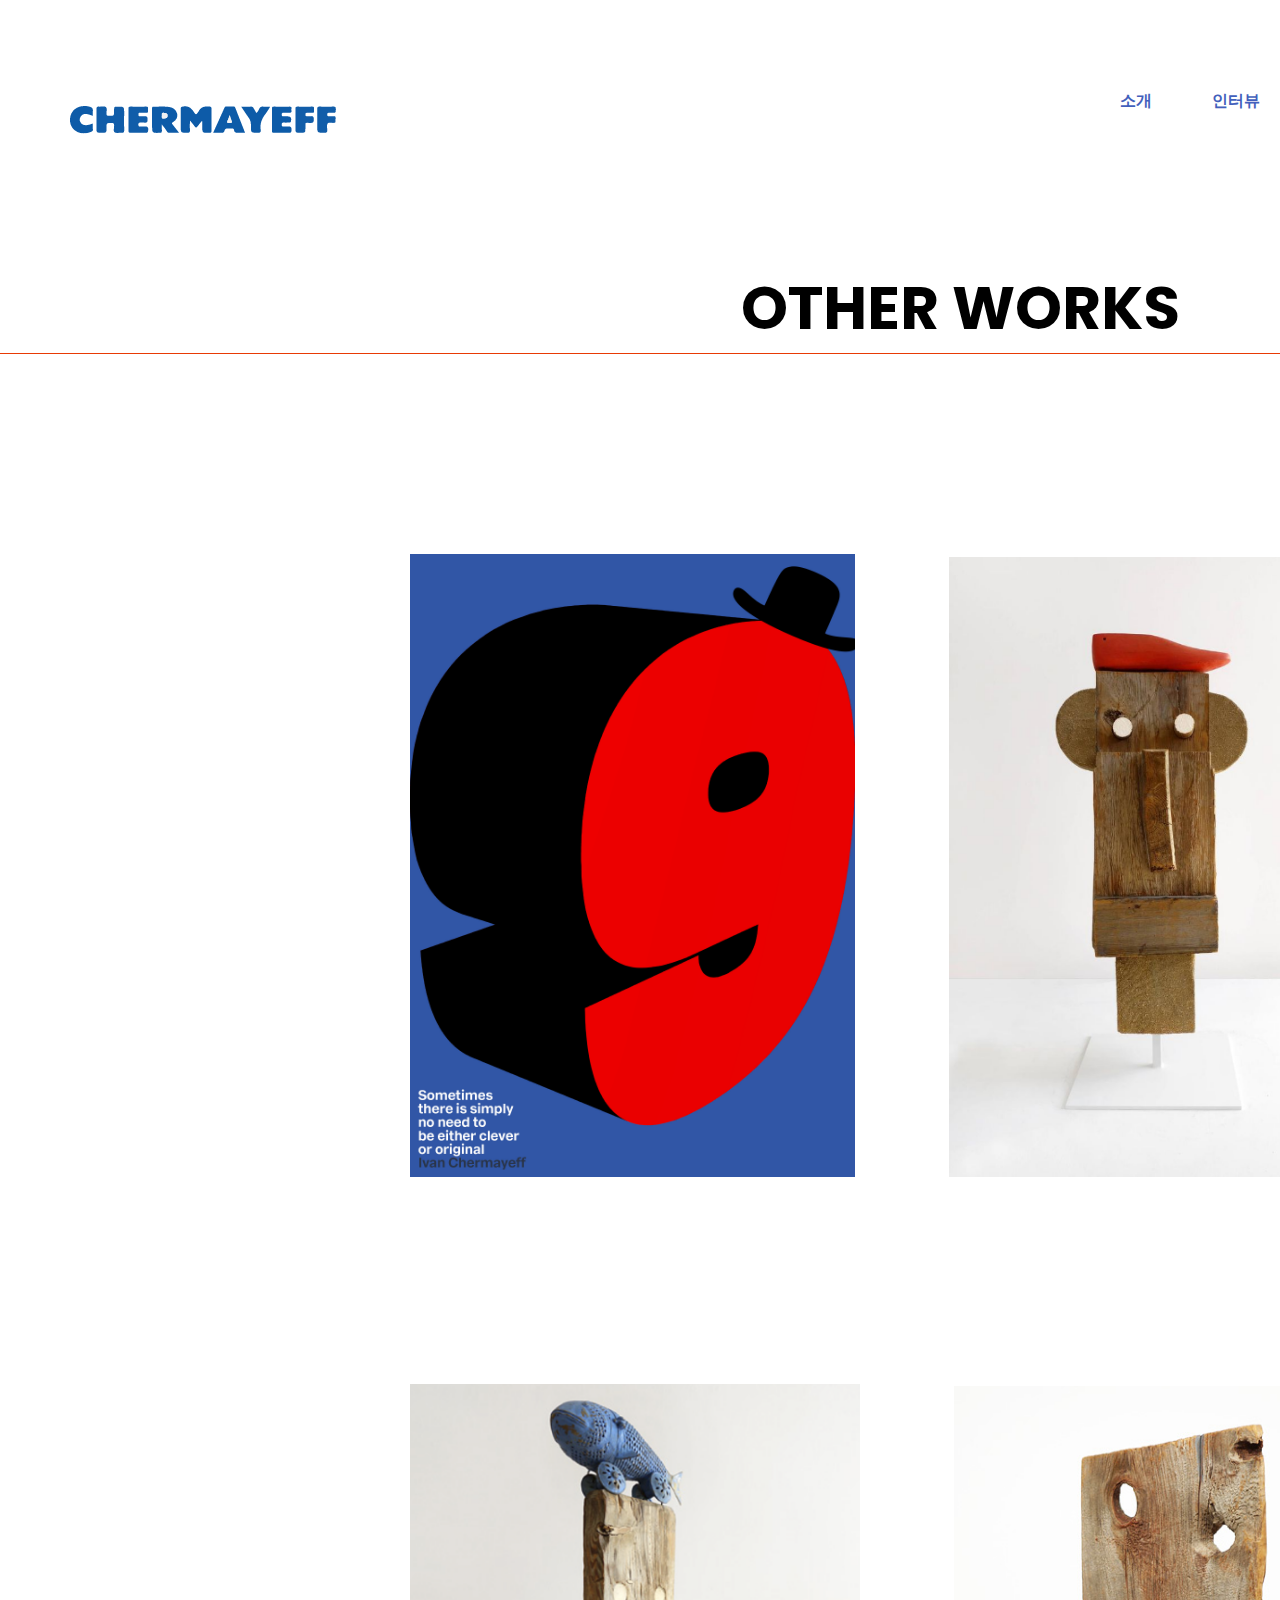
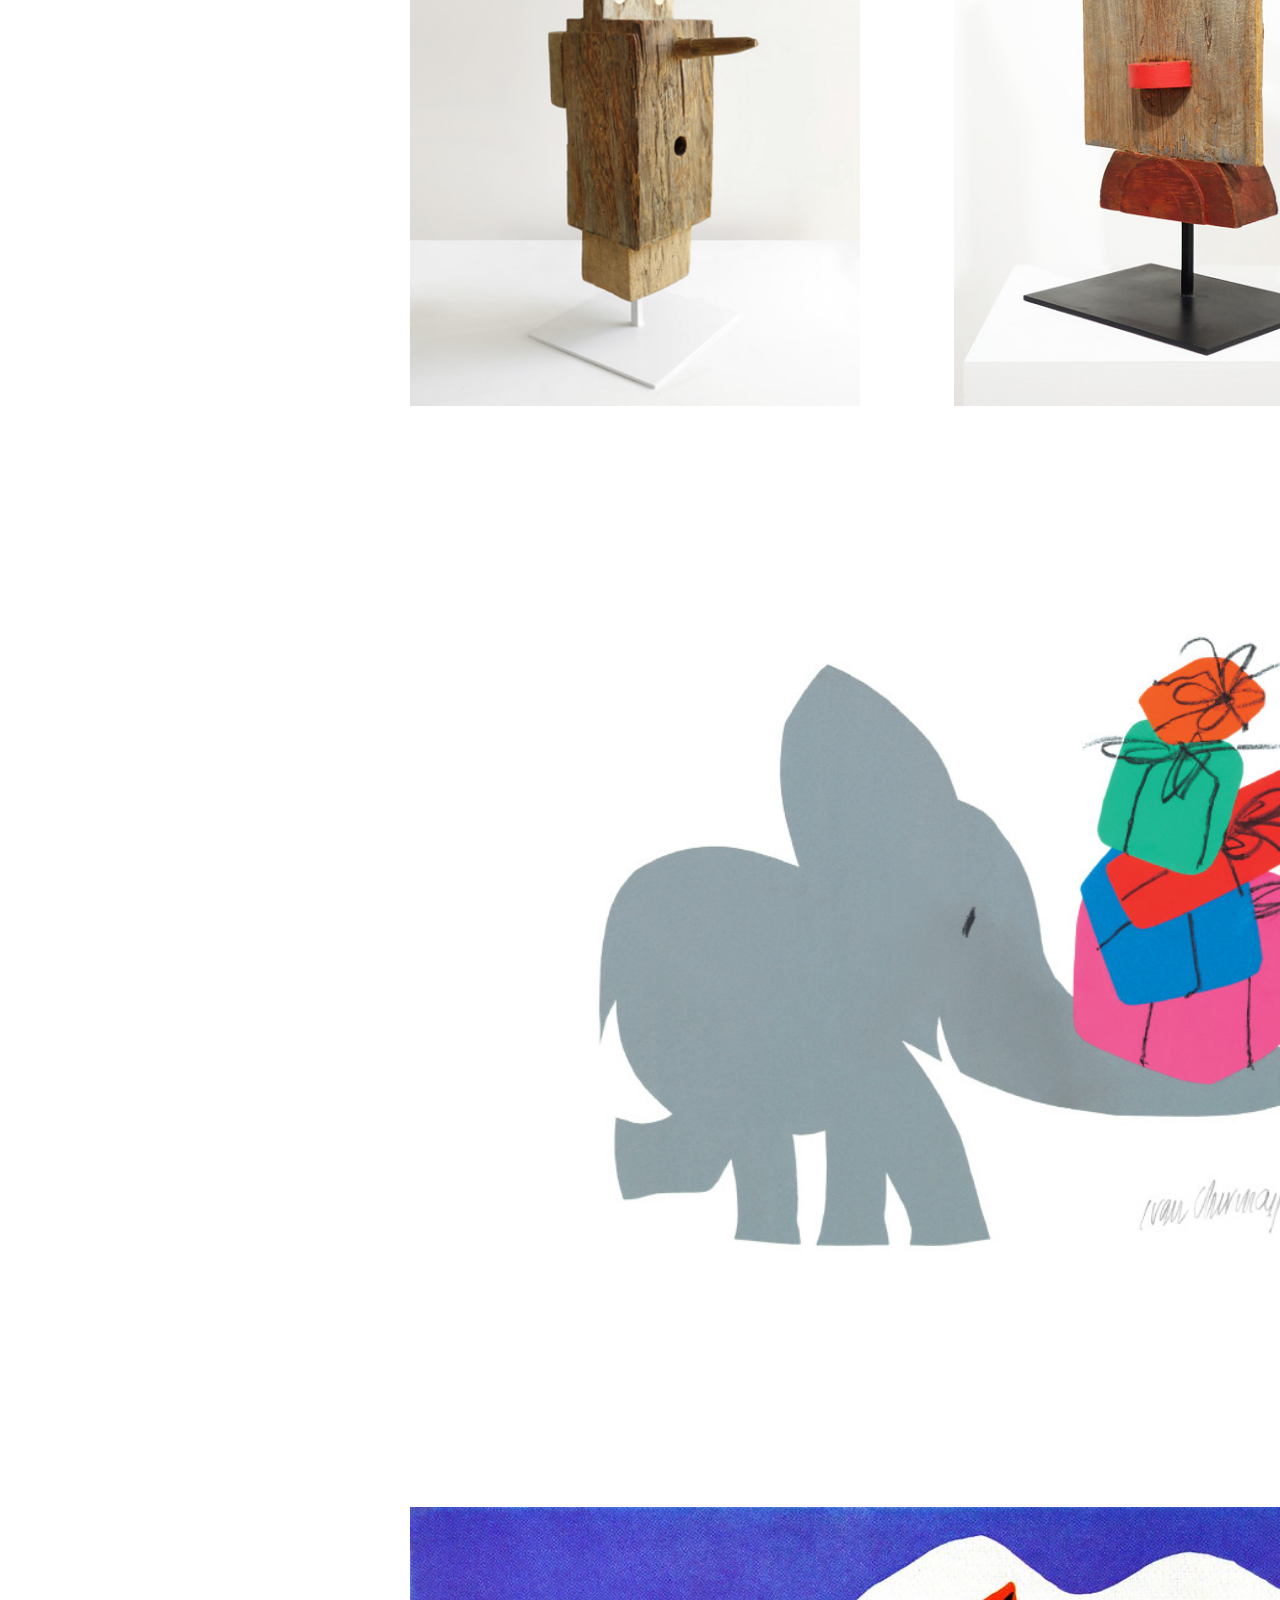
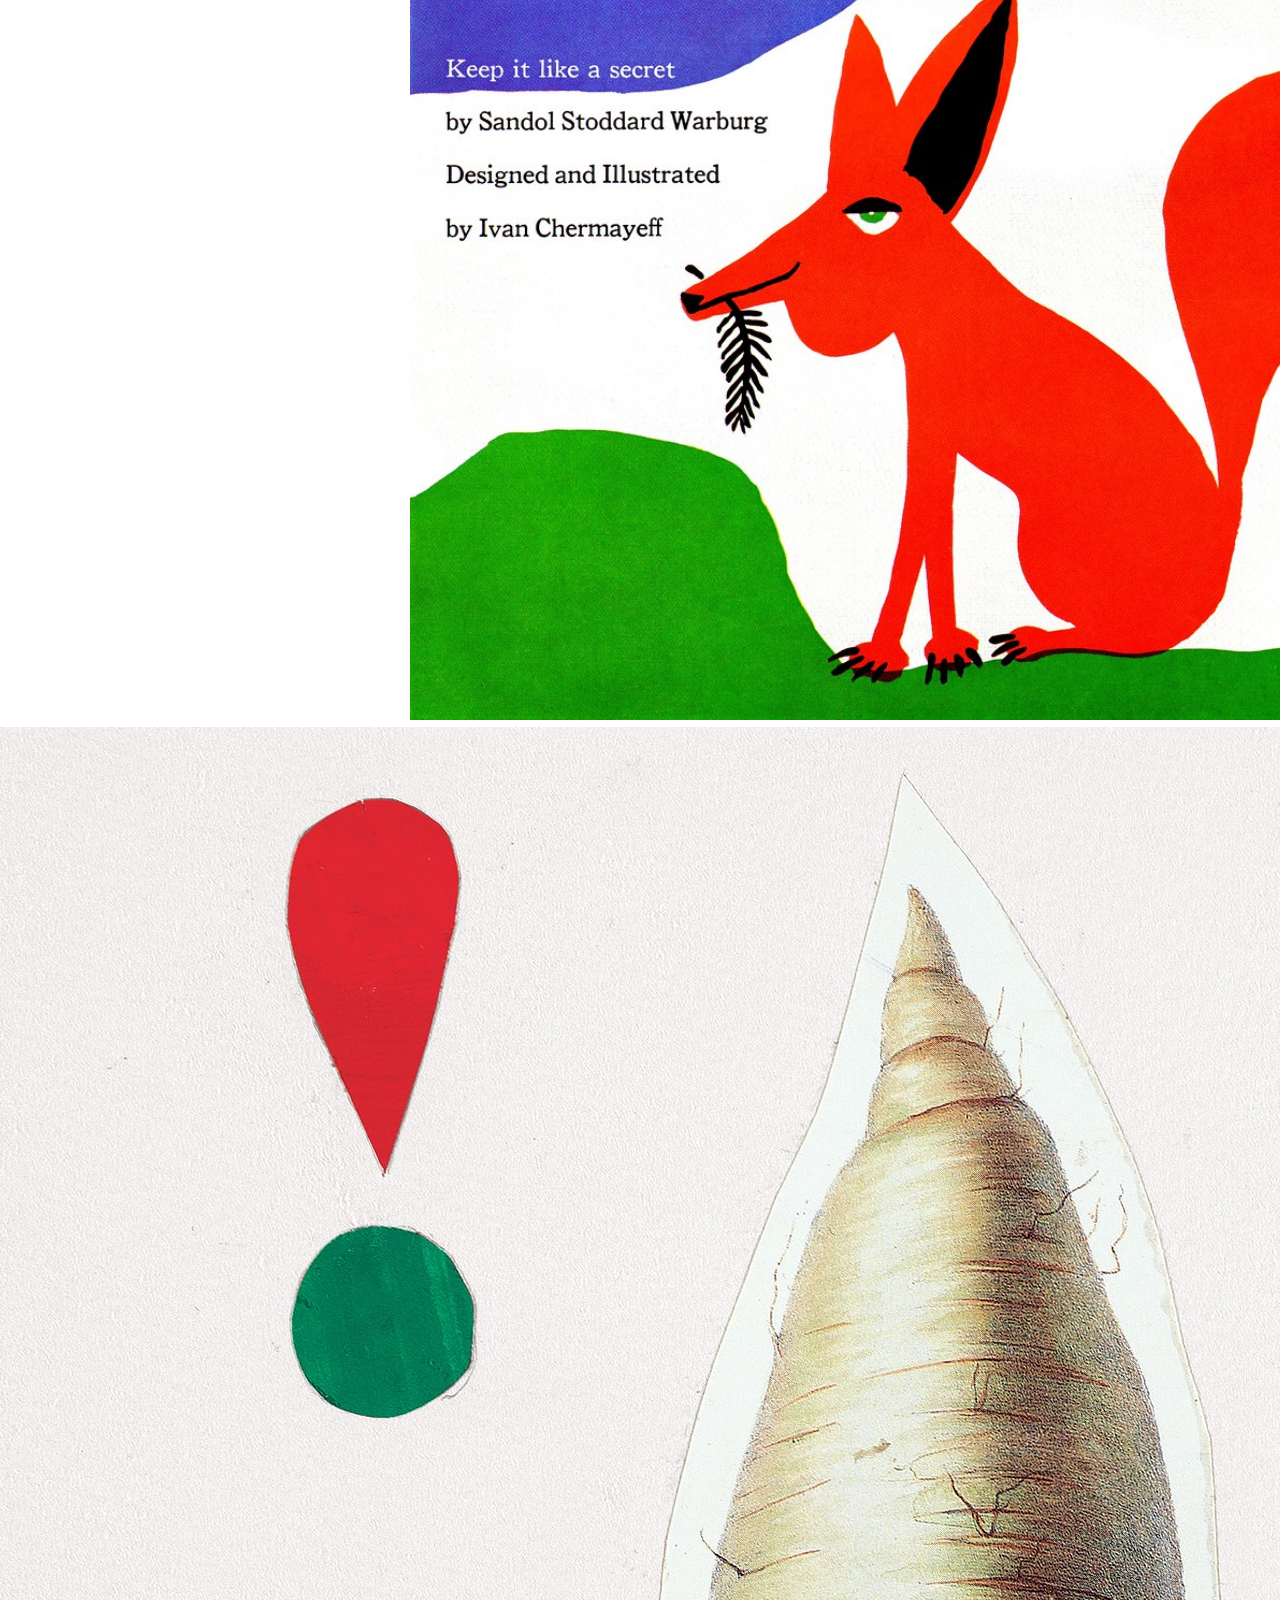
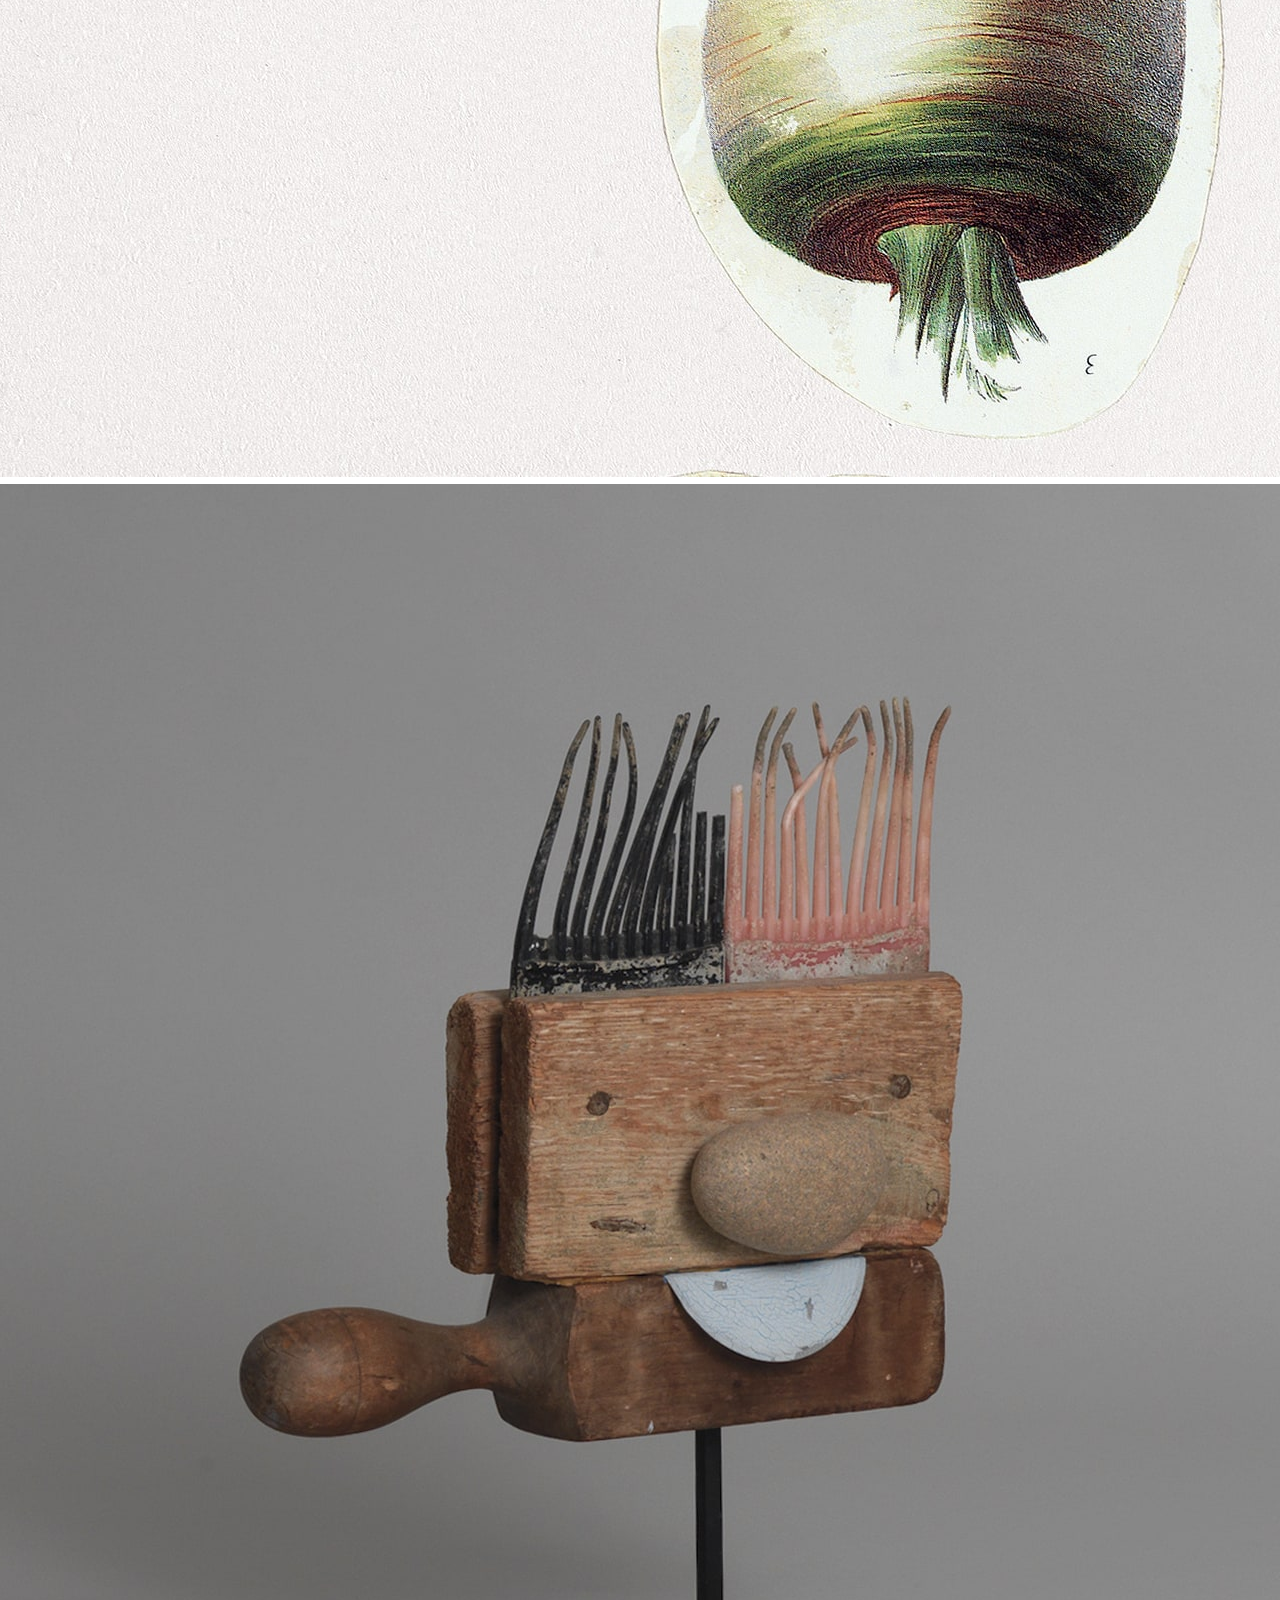
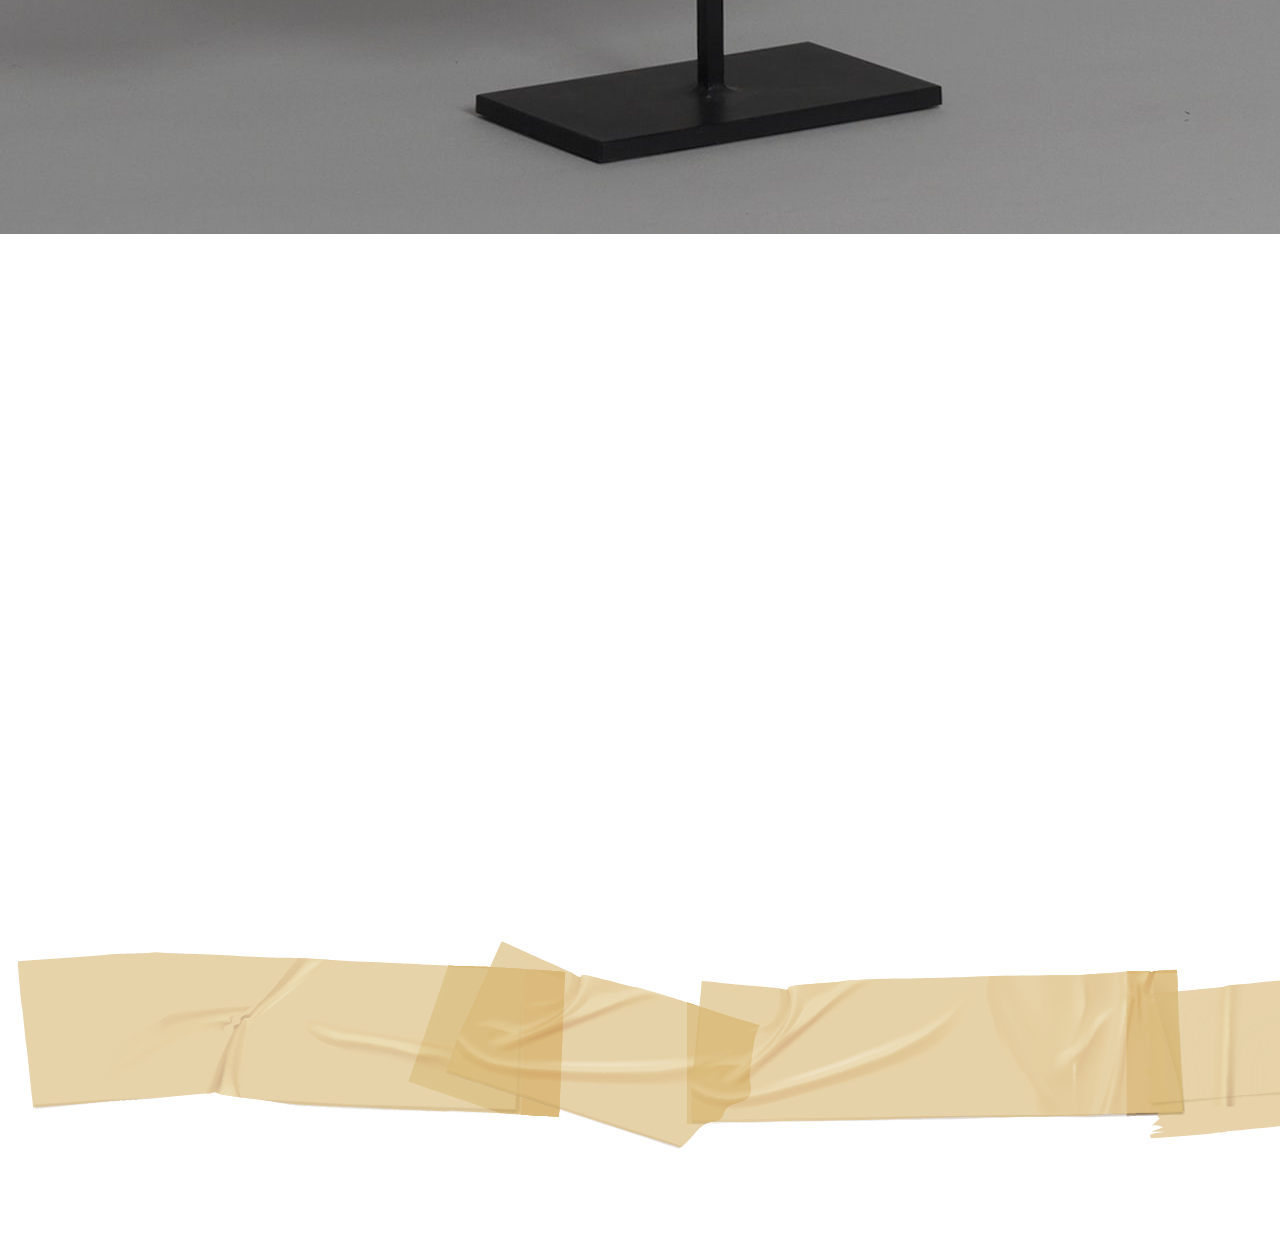
<file: sub5.html>
<!DOCTYPE html>
<html lang="ko">
    <head>
        <meta charset="UTF-8">
        <meta name="viewport" content="width=device-width, initial-scale=1.0">
        <title>interview</title>
        <link rel="stylesheet" href="stylesub5.css">
        <link rel="preconnect" href="https://fonts.googleapis.com">
        <link rel="preconnect" href="https://fonts.gstatic.com" crossorigin>
        <link href="https://fonts.googleapis.com/css2?family=Poppins:ital,wght@0,100;0,200;0,300;0,400;0,500;0,600;0,700;0,800;0,900;1,100;1,200;1,300;1,400;1,500;1,600;1,700;1,800;1,900&display=swap" rel="stylesheet">
        <link href="https://unpkg.com/aos@2.3.1/dist/aos.css" rel="stylesheet">
    </head>
    <body>
        <header></header>
        <nav>
            <a href="index.html">
                <img src="img/cher_logo.png">
            </a>
            <ul>
                <li><a href="sub1.html">소개</a></li>
                <li><a href="sub2.html">인터뷰</a></li>
                <li><a href="sub3.html">콜라쥬</a></li>
                <li><a href="sub4.html">로고</a></li>
                <li><a href="sub5.html"style="color: #E83A05;">그 외 작업물</a></li>
            </ul>
        </nav>

        <section>
            <h1>OTHER WORKS</h1>
            <div class="picwrap">
                <img src="img/otw.png" alt="">
                <img src="img/otw2.png" alt="" height="620px">
            </div>
            <div class="picwrap">
                <img src="img/otw_3.png" alt="" width="450px">
                <img src="img/otw5.png" alt="" height="620px">
            </div>
            <div class="picwrap">
                <img src="img/otw9.png" alt="">
            </div>
            <div class="picwrap">
                <img src="img/otw10.png" alt="">
            </div>
            <img src="img/otw11.png" alt="">
            <img src="img/otw12.png" alt="">
        </section>
        <footer><img src="img/footer.png" alt=""></footer>
    </body>
</html>
</file>
<file: stylesub1.css>
*{  margin: 0;
    padding: 0;
    list-style-type: none;
    text-decoration: none;
    font-family: 'Poppins', sans-serif;
}
a:link{color: #4260BC;}
a:hover{color: #E83A05;}
a:active{}
a:visited{}

header{height: 70px; 
    display: flex;
    justify-content: center;
    align-items: center;}

nav{position: relative;
    width: 495px;
    height: 193px;
    display: flex;
    justify-content: center;
    z-index: 10;
}

nav ul{position: absolute;
    z-index: 5;
    display: flex;
    justify-content: space-between;
    top: 18px;
    left: 1086px;
}

nav ul li{}

nav ul li a{display: block;
    text-align: center;
    font-weight: 600;
    width: 100px;
}

section{height: 2900px; width: 1920px;}
h1{font-size: 60px; text-align: center; border-bottom: 1px solid #E83A05}

footer{} 

.title{margin: auto; 
    font-weight: 700;font-size: 60px;
    text-align: center;}


.line{border-top: 1px solid #E83A05; margin: 32px auto; width: 1920px;}
.line2{border-top: 1px solid #E83A05; margin:60px auto; width: 1100px }

.introduce_1{width: 1703.5px; margin-left: 217px; margin-top: 134.4px;}
.introduce_2{width: 509px; margin-left: 410px; margin-top: 780px;}

.introduce_text{width: 1100px; height: 469px; top: 1372px;margin: 0 auto;}
.int_text1{width: 1100px; height: 130px; text-align: justify;font-size: 18px; font-weight: 200;color: black;}
.int_text2{width: 1100px; height: 84px; text-align: justify;font-size: 18px; font-weight: 200;color: black; margin-top: 10px;}
.int_text3{width: 1100px; height: 60px; text-align: justify;font-size: 18px; font-weight: 200;color: black; margin-top: 30px;}
</file>
<file: stylesub2.css>
*{  margin: 0;
    padding: 0;
    list-style-type: none;
    text-decoration: none;
    font-family: 'Poppins', sans-serif;
}
a:link{color: #4260BC;}
a:hover{color: #E83A05;}
a:active{}
a:visited{}

header{
    height: 70px;
    display: flex;
    justify-content: left;
    align-items: center;}

nav{position: relative;
    width: 495px;
    height: 193px;
    display: flex;
    justify-content: center;
    z-index: 10;
}

nav ul{position: absolute;
    z-index: 5;
    display: flex;
    justify-content: space-between;
    top: 18px;
    left: 1086px;
}

nav ul li{}

nav ul li a{display: block;
    text-align: center;
    font-weight: 600;
    width: 100px;
}
section{height: 3500px; width: 1920px;}
h1{font-size: 60px; text-align: center; border-bottom: 1px solid #E83A05}
h2{font-size: 22px; text-align: justify; width: 1100px; margin:70px auto 0 auto; font-weight: 600;}
h3{font-size: 19px; text-align: justify; width: 1100px; margin:0 auto; font-weight: 100;}

.interview_1{width: 1100px; margin: 214px auto 0 auto;}
.interview_2{width: 1100px; margin: 116px auto 0 auto;}
footer{}
</file>
<file: stylesub3.css>
*{  margin: 0;
    padding: 0;
    list-style-type: none;
    text-decoration: none;
    font-family: 'Poppins', sans-serif;
}
a:link{color: #4260BC;}
a:hover{color: #E83A05;}
a:active{}
a:visited{}

header{
    height: 70px;
    display: flex;
    justify-content: left;
    align-items: center;}

nav{position: relative;
    width: 495px;
    height: 193px;
    display: flex;
    justify-content: center;
    z-index: 10;
}

nav ul{position: absolute;
    z-index: 5;
    display: flex;
    justify-content: space-between;
    top: 18px;
    left: 1086px;
}

nav ul li a{display: block;
    text-align: center;
    font-weight: 600;
    width: 100px;
}
section{height: 6800px; width: 1920px;}
h1{font-size: 60px; text-align: center; border-bottom: 1px solid #E83A05}
h2{margin-top: 10px; font-size: 25px; text-align: center; font-weight: 700; color: #4260BC;}
h3{font-size: 20px; text-align: center; font-weight: 300; color: #999999;}

.col1{width: 653px; height: 831px;margin: 400px auto 0 auto;}
.col2{width: 653px; height: 831px; margin: 400px auto 0 auto;}
.col3{width: 653px; height: 831px; margin: 400px auto 0 auto;}
.col4{width: 640px; height: 873px; margin: 400px auto 0 auto;}
</file>
<file: stylesub4.css>
*{  margin: 0;
    padding: 0;
    list-style-type: none;
    text-decoration: none;
    font-family: 'Poppins', sans-serif;
}
a:link{color: #4260BC;}
a:hover{color: #E83A05;}
a:active{}
a:visited{}

header{
    height: 70px;
    display: flex;
    justify-content: left;
    align-items: center;}


nav{position: relative;
    width: 495px;
    height: 193px;
    display: flex;
    justify-content: center;
    z-index: 10;
}

nav ul{position: absolute;
    z-index: 5;
    display: flex;
    justify-content: space-between;
    top: 18px;
    left: 1086px;
}

nav ul li a{display: block;
    text-align: center;
    font-weight: 600;
    width: 100px;
}
section{height: 3000px; width: 1920px;}

h1{font-size: 60px; text-align: center; border-bottom: 1px solid #E83A05}
h2{font-size: 21px; float: left; padding-left: 542px; padding-right: 200px;}
h3{font-size: 21px; float: left; padding-right: 170px;}
h4{font-size: 21px;}
h5{font-size: 21px; float: left; padding-left: 542px; padding-right: 330px;}
h6{font-size: 21px; float: left; padding-right: 330px;}

.logo1{width: 1100px; height: 320px; margin: 250px auto 0 auto ;}
.logo2{width: 1100px; height: 320px; margin: 250px auto 0 auto ;}
.logo3{width: 1100px; height: 320px; margin: 250px auto 0 auto ;}

.wrap{width: 1100px; margin: 0 auto;}
.lo1{font-size: 21px; float: left; padding-left: 120px;}
.lo2{font-size: 21px; float: left; padding-left: 220px; padding-right: 120px;}
.lo3{font-size: 21px;}

.lo4{font-size: 21px; float: left; padding-left: 120px;}
.lo5{font-size: 21px; float: left; padding-left: 350px; padding-right: 330px;}
.lo6{font-size: 21px;}

.lo7{font-size: 21px; float: left; padding-left: 100px;}
.lo8{font-size: 21px; float: left; padding-left: 220px; padding-right: 210px;}
.lo9{font-size: 21px;}

.lo10{font-size: 21px; float: left; padding-left: 80px;}
.lo11{font-size: 21px; float: left; padding-left: 260px; padding-right: 280px;}
.lo12{font-size: 21px;}


footer{}
</file>
<file: stylesub5.css>
*{  margin: 0;
    padding: 0;
    list-style-type: none;
    text-decoration: none;
    font-family: 'Poppins', sans-serif;
}
a:link{color: #4260BC;}
a:hover{color: #E83A05;}
a:active{}
a:visited{}

header{
    height: 70px;
    display: flex;
    justify-content: left;
    align-items: center;}

nav{position: relative;
    width: 495px;
    height: 193px;
    display: flex;
    justify-content: center;
    z-index: 10;}



.logo{}

nav ul{position: absolute;
    z-index: 5;
    display: flex;
    justify-content: space-between;
    top: 18px;
    left: 1086px;
}
nav img{margin-top: 36px;}
.logo{}
nav ul li a{display: block;
    text-align: center;
    font-weight: 600;
    width: 100px;
}
section{height: 7000px; width: 1920px;}
h1{font-size: 60px; text-align: center; border-bottom: 1px solid #E83A05}

.picwrap{width: 1100px; margin: 0 auto; padding-top: 200px;}


img{ margin: auto 90px auto 0;}

footer{}
</file>
